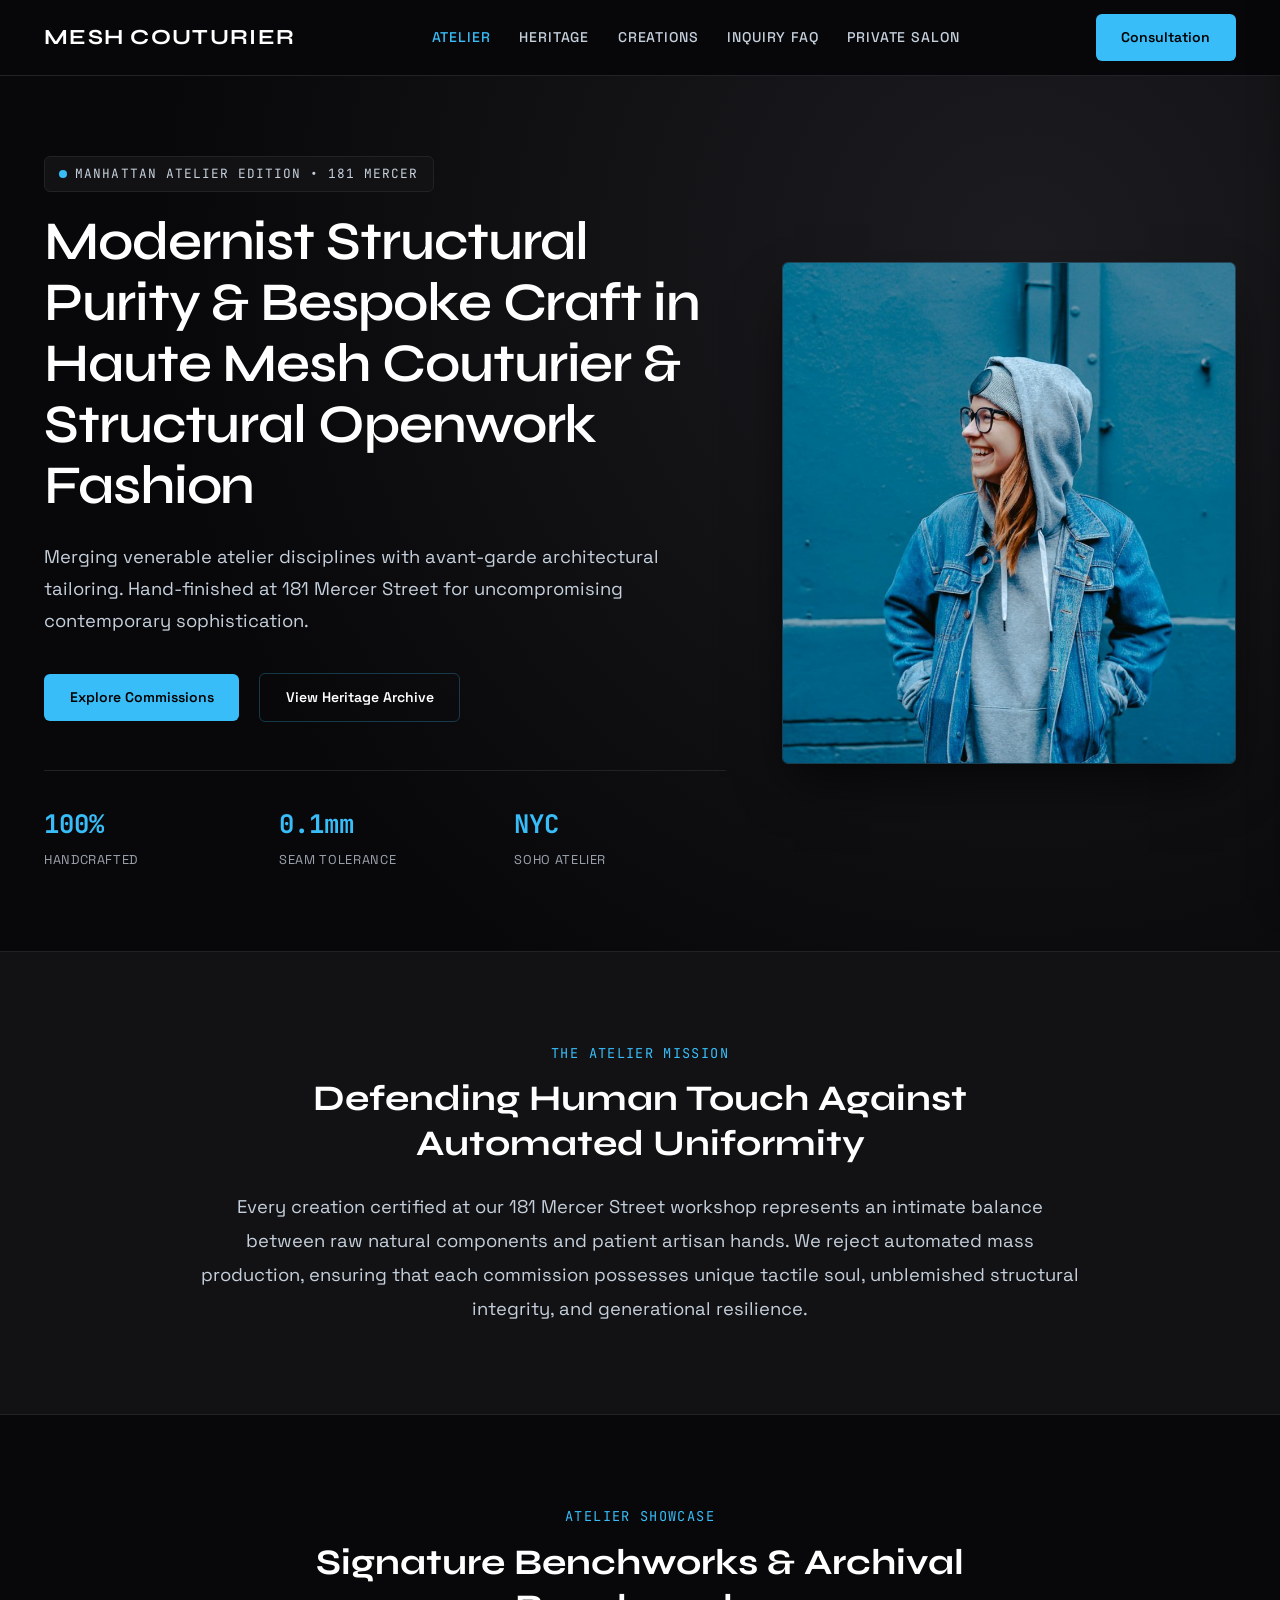
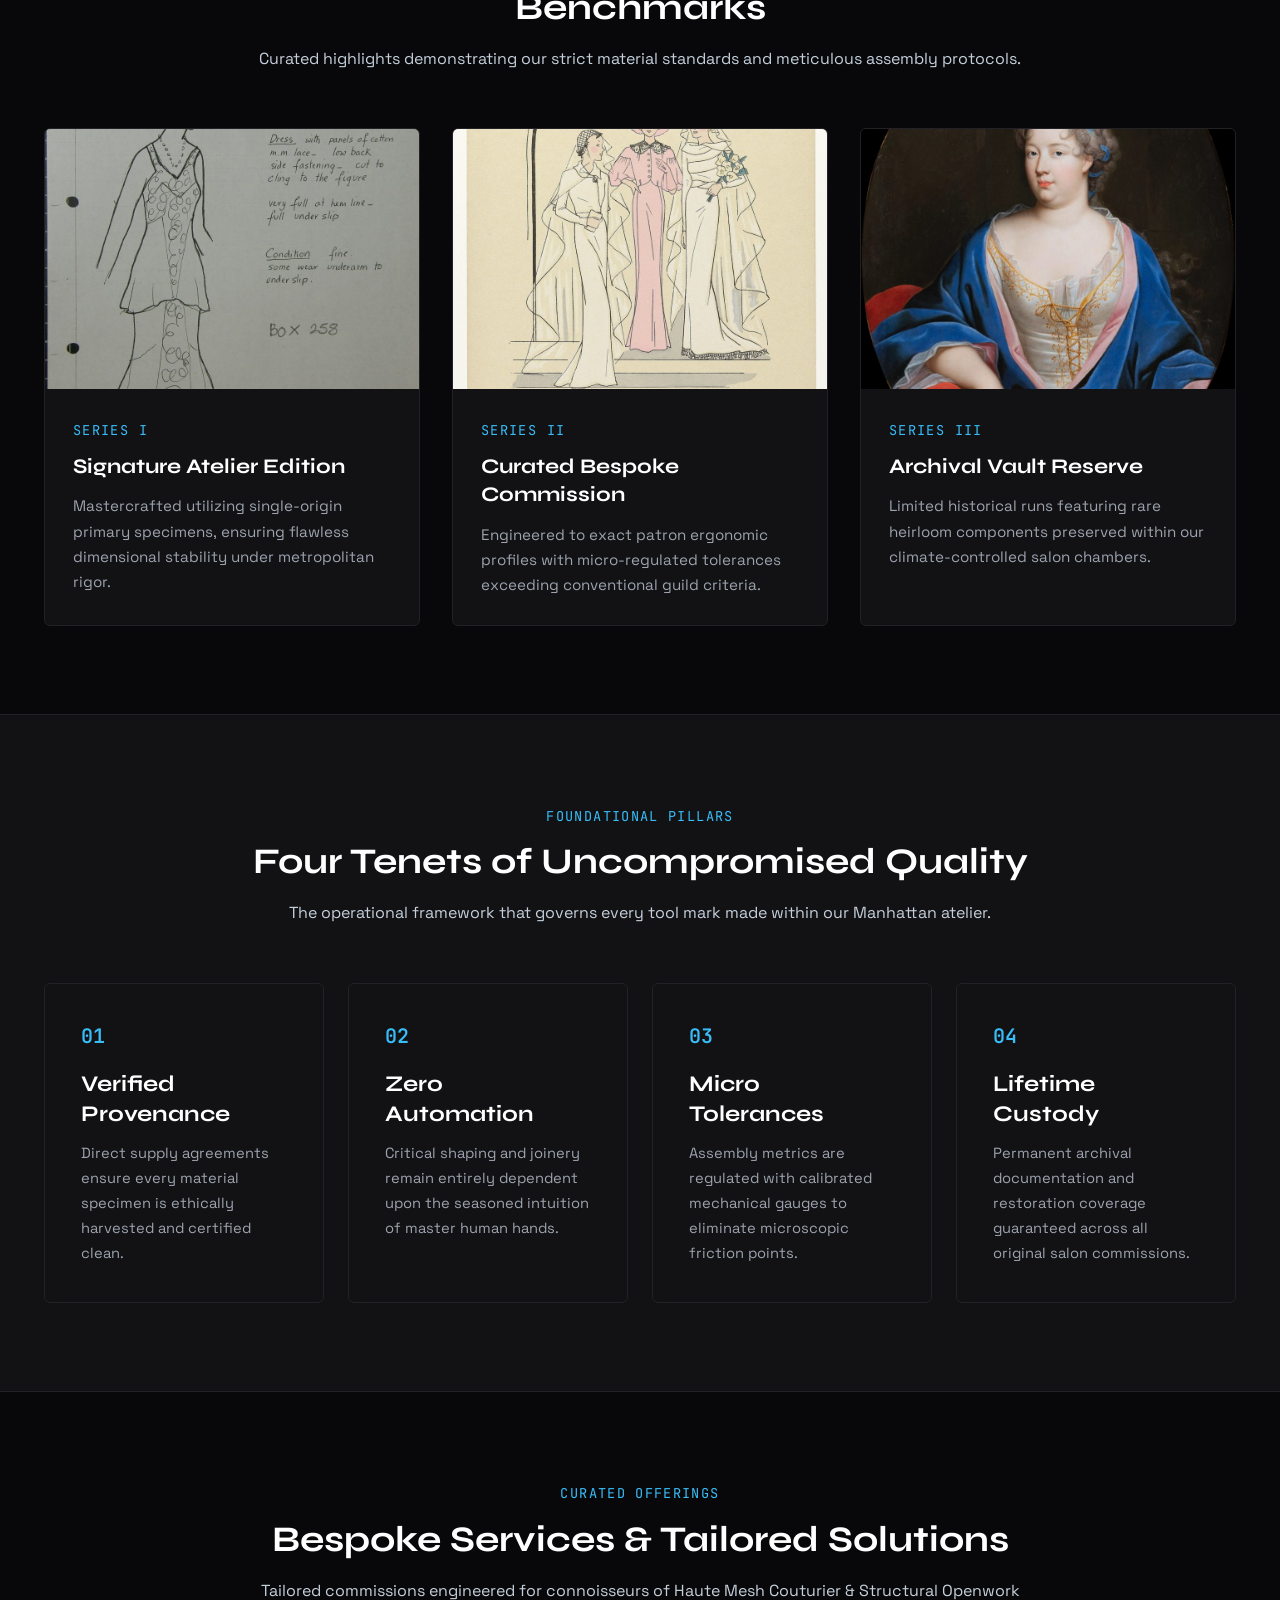
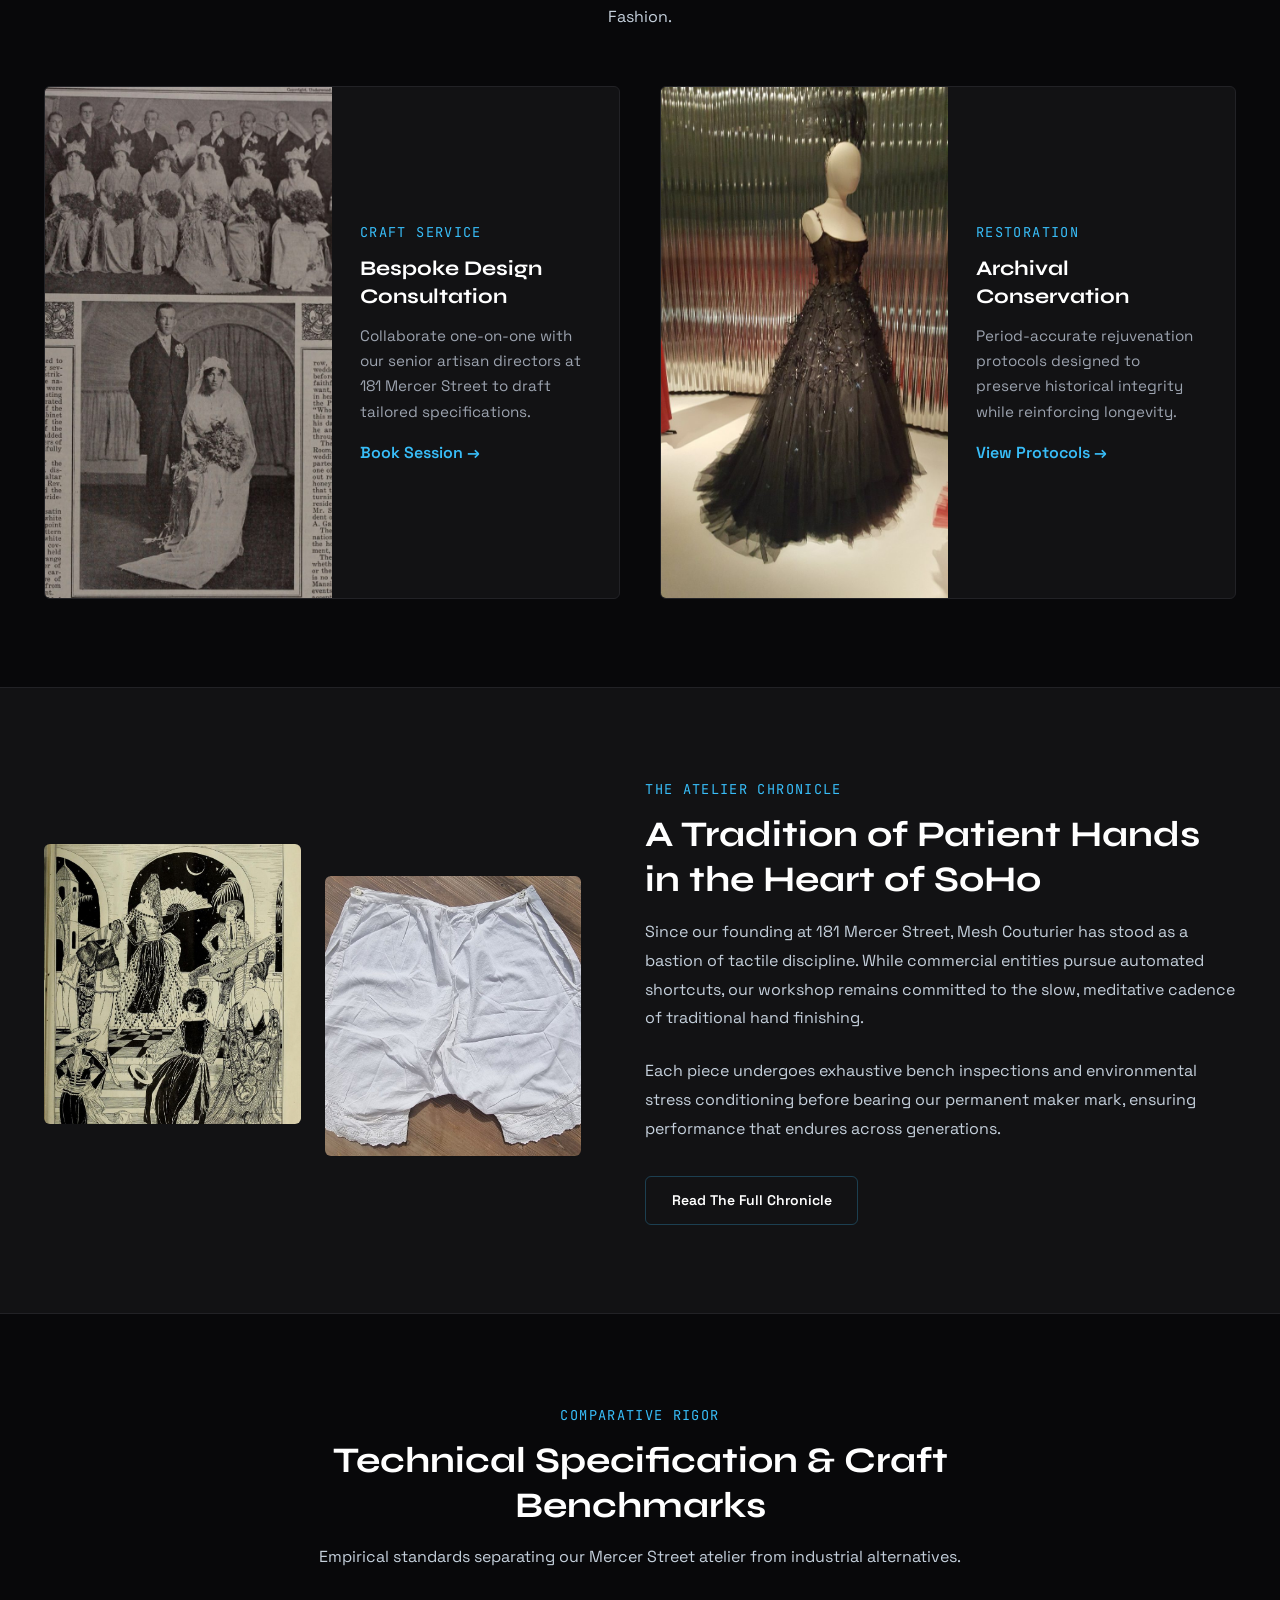
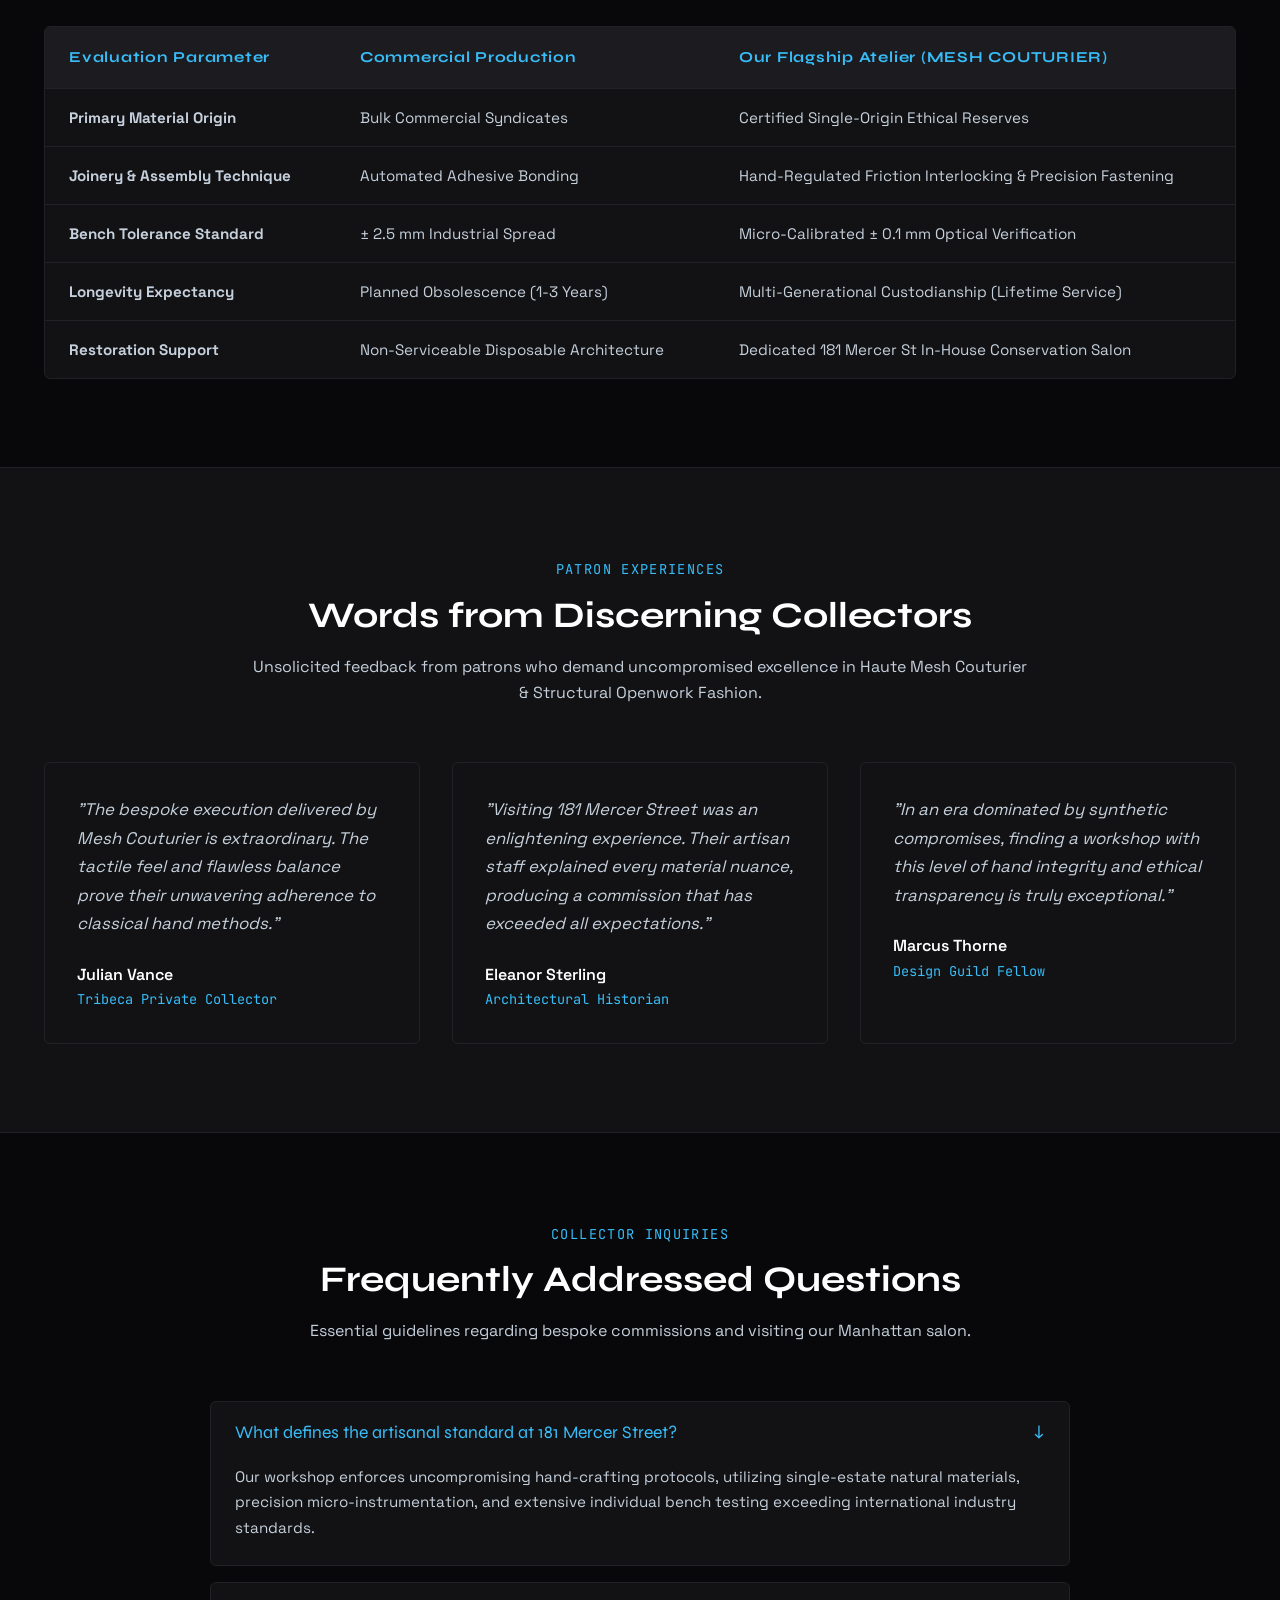
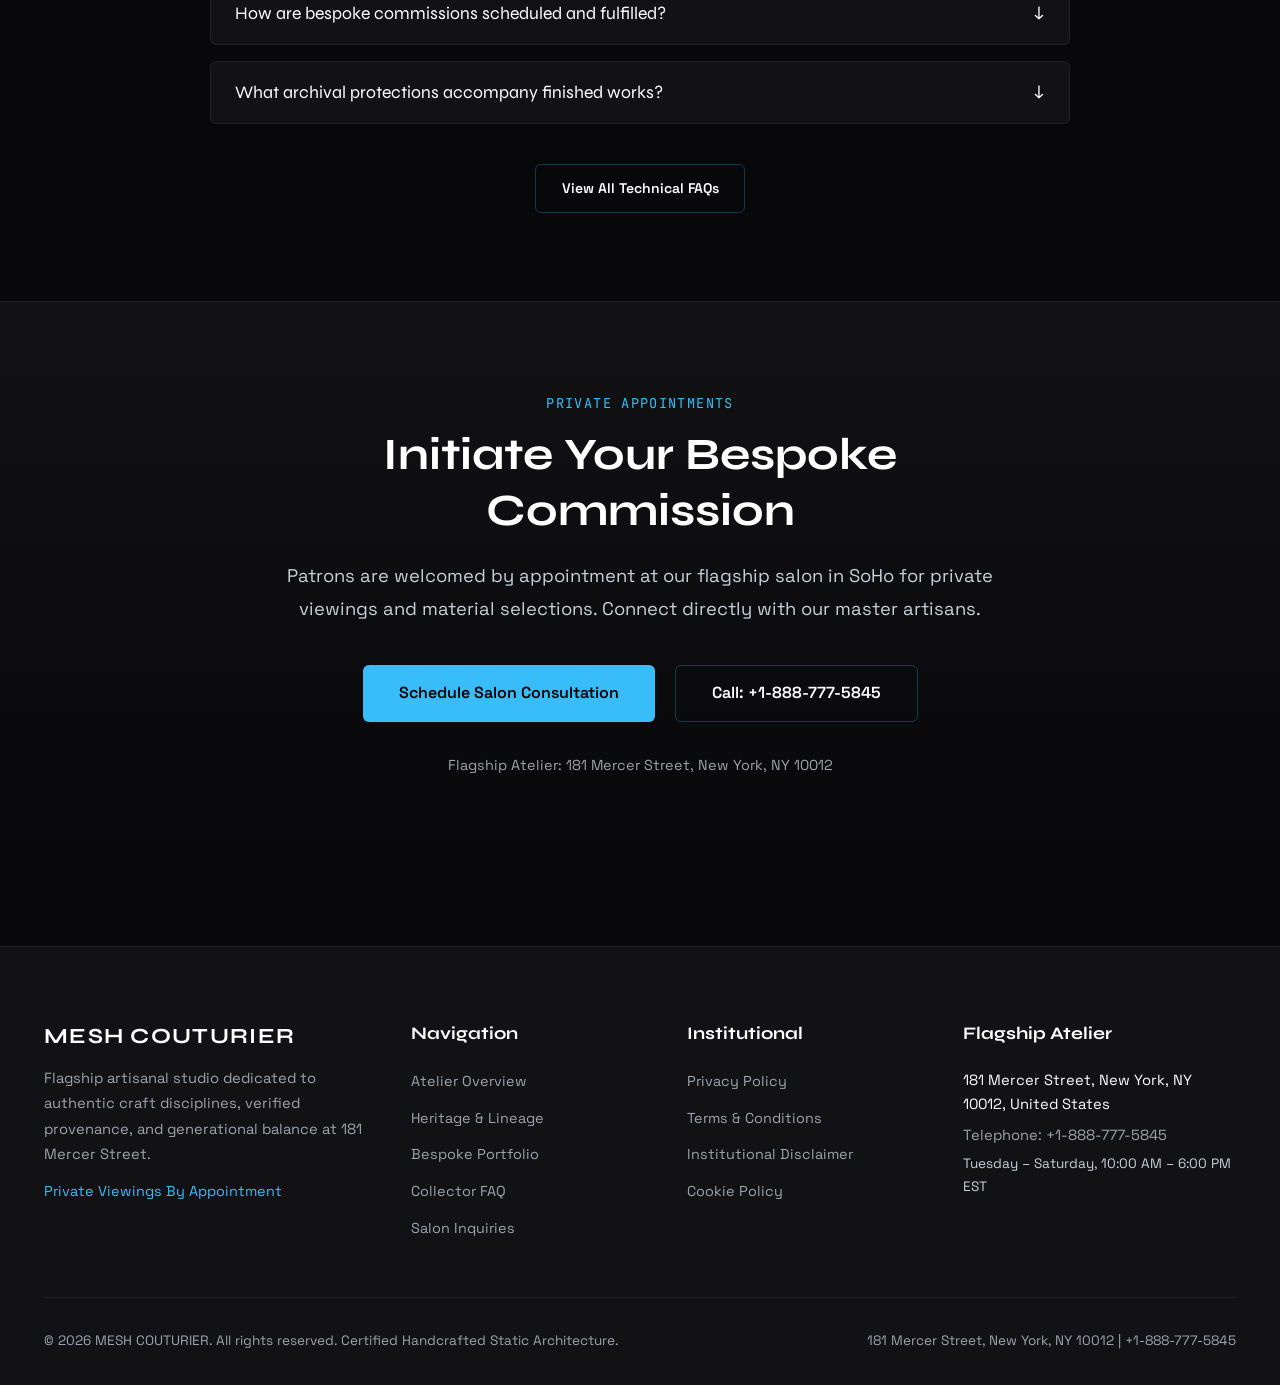
<file: index.html>
<!DOCTYPE html>
<html lang="en">
<head>
  <!-- Google tag (gtag.js) -->
  <script async src="https://www.googletagmanager.com/gtag/js?id=G-0LY0HY7L01"></script>
  <script>
    window.dataLayer = window.dataLayer || [];
    function gtag(){dataLayer.push(arguments);}
    gtag('js', new Date());
    gtag('config', 'G-0LY0HY7L01');
  </script>
  <meta charset="UTF-8">
  <meta name="viewport" content="width=device-width, initial-scale=1.0">
  <title>MESH COUTURIER | Flagship Atelier</title>
  <meta name="description" content="Discover Mesh Couturier at 181 Mercer Street, NYC. Dedicated to Haute Mesh Couturier & Structural Openwork Fashion and artisanal excellence.">
  <link rel="preconnect" href="https://fonts.googleapis.com">
  <link rel="preconnect" href="https://fonts.gstatic.com" crossorigin>
  <link rel="stylesheet" href="https://fonts.googleapis.com/css2?family=Syne:wght@500;600;700;800&family=Space+Grotesk:wght@300;400;500;600;700&family=JetBrains+Mono:wght@400;500&display=swap">
  <link rel="stylesheet" href="assets/css/style.css">
</head>
<body>
<header class="site-header">
  <div class="container header-inner">
    <a href="index.html" class="brand-logo">MESH COUTURIER</a>
    <ul class="nav-desktop">
      <li><a href="index.html" class="active">Atelier</a></li><li><a href="about.html" class="">Heritage</a></li><li><a href="services.html" class="">Creations</a></li><li><a href="faq.html" class="">Inquiry FAQ</a></li><li><a href="contact.html" class="">Private Salon</a></li>
    </ul>
    <div style="display:flex; align-items:center; gap:1rem;">
      <a href="contact.html" class="btn-primary header-cta-btn">Consultation</a>
      <button class="drawer-toggle" id="drawer-toggle" aria-label="Toggle Navigation Menu">&#9776;</button>
    </div>
  </div>
</header>
<div class="drawer-backdrop" id="drawer-backdrop"></div>
<div class="mobile-drawer" id="mobile-drawer">
  <div class="drawer-header">
    <span class="brand-logo">MESH COUTURIER</span>
    <button class="drawer-close-btn" id="drawer-close-btn" aria-label="Close Navigation Menu">&times;</button>
  </div>
  <nav class="drawer-nav">
    <a href="index.html" class="active">Atelier</a><a href="about.html" class="">Heritage</a><a href="services.html" class="">Creations</a><a href="faq.html" class="">Inquiry FAQ</a><a href="contact.html" class="">Private Salon</a>
  </nav>
  <div class="drawer-footer">
    <p><strong>181 Mercer Street, NYC</strong></p>
    <p>+1-888-777-5845</p>
  </div>
</div>

  <section class="hero" style="border-bottom:1px solid var(--border-subtle); background:radial-gradient(circle at 80% 20%, #1c1c20 0%, #08080a 70%);">
    <div class="container" style="display:grid; grid-template-columns:1.2fr 0.8fr; gap:3.5rem; align-items:center;">
      <div>
        <div style="display:inline-flex; align-items:center; gap:0.5rem; background:var(--bg-surface); padding:0.4rem 0.9rem; border-radius:var(--radius-sm); border:1px solid var(--border-subtle); margin-bottom:1.25rem;">
          <span style="width:8px; height:8px; border-radius:50%; background:var(--accent-gold); display:inline-block;"></span>
          <span style="font-family:var(--font-mono); font-size:0.8rem; color:var(--text-secondary); text-transform:uppercase; letter-spacing:0.08em;">Manhattan Atelier Edition &bull; 181 Mercer</span>
        </div>
        <h1 style="font-size:3.4rem; line-height:1.12; letter-spacing:-0.02em; margin-bottom:1.5rem;">Modernist Structural Purity & Bespoke Craft in Haute Mesh Couturier & Structural Openwork Fashion</h1>
        <p style="font-size:1.15rem; color:var(--text-secondary); max-width:620px; line-height:1.75; margin-bottom:2.25rem;">Merging venerable atelier disciplines with avant-garde architectural tailoring. Hand-finished at 181 Mercer Street for uncompromising contemporary sophistication.</p>
        <div style="display:flex; gap:1.25rem; align-items:center; flex-wrap:wrap;">
          <a href="services.html" class="btn-primary">Explore Commissions</a>
          <a href="about.html" class="btn-secondary">View Heritage Archive</a>
        </div>
        <div style="display:grid; grid-template-columns:repeat(3, 1fr); gap:1.5rem; margin-top:3rem; padding-top:2rem; border-top:1px solid var(--border-subtle);">
          <div>
            <div style="font-family:var(--font-mono); font-size:1.6rem; font-weight:700; color:var(--accent-gold);">100%</div>
            <div style="font-size:0.8rem; color:var(--text-muted); text-transform:uppercase; letter-spacing:0.05em; margin-top:0.25rem;">Handcrafted</div>
          </div>
          <div>
            <div style="font-family:var(--font-mono); font-size:1.6rem; font-weight:700; color:var(--accent-gold);">0.1mm</div>
            <div style="font-size:0.8rem; color:var(--text-muted); text-transform:uppercase; letter-spacing:0.05em; margin-top:0.25rem;">Seam Tolerance</div>
          </div>
          <div>
            <div style="font-family:var(--font-mono); font-size:1.6rem; font-weight:700; color:var(--accent-gold);">NYC</div>
            <div style="font-size:0.8rem; color:var(--text-muted); text-transform:uppercase; letter-spacing:0.05em; margin-top:0.25rem;">SoHo Atelier</div>
          </div>
        </div>
      </div>
      <div style="position:relative;">
        <div style="border-radius:var(--radius-md); overflow:hidden; border:1px solid var(--border-strong); box-shadow:0 25px 50px -12px rgba(0,0,0,0.7);">
          <img src="assets/images/avant_garde_leather_couture.jpg" alt="Avant-garde leather and silk hybrid couture garment" style="width:100%; height:500px; object-fit:cover;">
        </div>
      </div>
    </div>
  </section>
  <section class="section-pad" style="background:var(--bg-surface); border-bottom:1px solid var(--border-subtle);">
    <div class="container">
      <div style="max-width:880px; margin:0 auto; text-align:center;">
        <span class="eyebrow">The Atelier Mission</span>
        <h2 style="margin-bottom:1.5rem;">Defending Human Touch Against Automated Uniformity</h2>
        <p style="font-size:1.15rem; color:var(--text-secondary); line-height:1.85;">Every creation certified at our 181 Mercer Street workshop represents an intimate balance between raw natural components and patient artisan hands. We reject automated mass production, ensuring that each commission possesses unique tactile soul, unblemished structural integrity, and generational resilience.</p>
      </div>
    </div>
  </section>
  <section class="section-pad">
    <div class="container">
      <div class="section-header">
        <span class="eyebrow">Atelier Showcase</span>
        <h2>Signature Benchworks & Archival Benchmarks</h2>
        <p style="color:var(--text-secondary);">Curated highlights demonstrating our strict material standards and meticulous assembly protocols.</p>
      </div>
      <div class="grid-3">
        <div class="card">
          <img src="assets/images/meshcouturier_asset_2.jpg" alt="Ensemble evening woman s AM 1983">
          <div class="card-body">
            <span class="eyebrow">Series I</span>
            <h3>Signature Atelier Edition</h3>
            <p>Mastercrafted utilizing single-origin primary specimens, ensuring flawless dimensional stability under metropolitan rigor.</p>
          </div>
        </div>
        <div class="card">
          <img src="assets/images/meshcouturier_asset_3.jpg" alt="Tr s Parisien 1935 No. 13 Robe de">
          <div class="card-body">
            <span class="eyebrow">Series II</span>
            <h3>Curated Bespoke Commission</h3>
            <p>Engineered to exact patron ergonomic profiles with micro-regulated tolerances exceeding conventional guild criteria.</p>
          </div>
        </div>
        <div class="card">
          <img src="assets/images/meshcouturier_asset_4.jpg" alt="Attributed to Nicolas Fouch Port">
          <div class="card-body">
            <span class="eyebrow">Series III</span>
            <h3>Archival Vault Reserve</h3>
            <p>Limited historical runs featuring rare heirloom components preserved within our climate-controlled salon chambers.</p>
          </div>
        </div>
      </div>
    </div>
  </section>
  <section class="section-pad" style="background:var(--bg-surface); border-top:1px solid var(--border-subtle); border-bottom:1px solid var(--border-subtle);">
    <div class="container">
      <div class="section-header">
        <span class="eyebrow">Foundational Pillars</span>
        <h2>Four Tenets of Uncompromised Quality</h2>
        <p style="color:var(--text-secondary);">The operational framework that governs every tool mark made within our Manhattan atelier.</p>
      </div>
      <div class="grid-4">
        <div class="pillar-card">
          <span class="pillar-num">01</span>
          <h3>Verified Provenance</h3>
          <p style="color:var(--text-muted); font-size:0.92rem; line-height:1.7;">Direct supply agreements ensure every material specimen is ethically harvested and certified clean.</p>
        </div>
        <div class="pillar-card">
          <span class="pillar-num">02</span>
          <h3>Zero Automation</h3>
          <p style="color:var(--text-muted); font-size:0.92rem; line-height:1.7;">Critical shaping and joinery remain entirely dependent upon the seasoned intuition of master human hands.</p>
        </div>
        <div class="pillar-card">
          <span class="pillar-num">03</span>
          <h3>Micro Tolerances</h3>
          <p style="color:var(--text-muted); font-size:0.92rem; line-height:1.7;">Assembly metrics are regulated with calibrated mechanical gauges to eliminate microscopic friction points.</p>
        </div>
        <div class="pillar-card">
          <span class="pillar-num">04</span>
          <h3>Lifetime Custody</h3>
          <p style="color:var(--text-muted); font-size:0.92rem; line-height:1.7;">Permanent archival documentation and restoration coverage guaranteed across all original salon commissions.</p>
        </div>
      </div>
    </div>
  </section>
  <section class="section-pad">
    <div class="container">
      <div class="section-header">
        <span class="eyebrow">Curated Offerings</span>
        <h2>Bespoke Services & Tailored Solutions</h2>
        <p style="color:var(--text-secondary);">Tailored commissions engineered for connoisseurs of Haute Mesh Couturier & Structural Openwork Fashion.</p>
      </div>
      <div class="grid-2">
        <div class="card" style="display:grid; grid-template-columns:1fr 1fr; align-items:center;">
          <img src="assets/images/meshcouturier_asset_5.jpg" alt="Christian herald 1913 1476403180" style="height:100%; object-fit:cover;">
          <div class="card-body">
            <span class="eyebrow">Craft Service</span>
            <h3>Bespoke Design Consultation</h3>
            <p>Collaborate one-on-one with our senior artisan directors at 181 Mercer Street to draft tailored specifications.</p>
            <a href="contact.html" style="color:var(--accent-gold); font-weight:600; display:inline-block; margin-top:1rem;">Book Session &rarr;</a>
          </div>
        </div>
        <div class="card" style="display:grid; grid-template-columns:1fr 1fr; align-items:center;">
          <img src="assets/images/meshcouturier_asset_6.jpg" alt="Dior denver art8" style="height:100%; object-fit:cover;">
          <div class="card-body">
            <span class="eyebrow">Restoration</span>
            <h3>Archival Conservation</h3>
            <p>Period-accurate rejuvenation protocols designed to preserve historical integrity while reinforcing longevity.</p>
            <a href="services.html" style="color:var(--accent-gold); font-weight:600; display:inline-block; margin-top:1rem;">View Protocols &rarr;</a>
          </div>
        </div>
      </div>
    </div>
  </section>
  <section class="section-pad" style="background:var(--bg-surface); border-top:1px solid var(--border-subtle); border-bottom:1px solid var(--border-subtle);">
    <div class="container" style="display:grid; grid-template-columns:1fr 1.1fr; gap:4rem; align-items:center;">
      <div style="display:grid; grid-template-columns:1fr 1fr; gap:1.5rem;">
        <img src="assets/images/meshcouturier_asset_7.jpg" alt="Ruth Reeves A Collection of Origi" style="border-radius:var(--radius-md); height:280px; width:100%; object-fit:cover;">
        <img src="assets/images/meshcouturier_asset_8.jpg" alt="1900 circa Damen Unterhose mit Spi" style="border-radius:var(--radius-md); height:280px; width:100%; object-fit:cover; margin-top:2rem;">
      </div>
      <div>
        <span class="eyebrow">The Atelier Chronicle</span>
        <h2>A Tradition of Patient Hands in the Heart of SoHo</h2>
        <p style="color:var(--text-secondary); line-height:1.8; margin-bottom:1.5rem;">Since our founding at 181 Mercer Street, Mesh Couturier has stood as a bastion of tactile discipline. While commercial entities pursue automated shortcuts, our workshop remains committed to the slow, meditative cadence of traditional hand finishing.</p>
        <p style="color:var(--text-secondary); line-height:1.8; margin-bottom:2rem;">Each piece undergoes exhaustive bench inspections and environmental stress conditioning before bearing our permanent maker mark, ensuring performance that endures across generations.</p>
        <a href="about.html" class="btn-secondary">Read The Full Chronicle</a>
      </div>
    </div>
  </section>
  <section class="section-pad">
    <div class="container">
      <div class="section-header">
        <span class="eyebrow">Comparative Rigor</span>
        <h2>Technical Specification & Craft Benchmarks</h2>
        <p style="color:var(--text-secondary);">Empirical standards separating our Mercer Street atelier from industrial alternatives.</p>
      </div>
      <div class="spec-table-wrap">
        <table class="spec-table">
          <thead>
            <tr>
              <th>Evaluation Parameter</th>
              <th>Commercial Production</th>
              <th>Our Flagship Atelier (MESH COUTURIER)</th>
            </tr>
          </thead>
          <tbody>
            <tr>
              <td><strong>Primary Material Origin</strong></td>
              <td>Bulk Commercial Syndicates</td>
              <td>Certified Single-Origin Ethical Reserves</td>
            </tr>
            <tr>
              <td><strong>Joinery & Assembly Technique</strong></td>
              <td>Automated Adhesive Bonding</td>
              <td>Hand-Regulated Friction Interlocking & Precision Fastening</td>
            </tr>
            <tr>
              <td><strong>Bench Tolerance Standard</strong></td>
              <td>&plusmn; 2.5 mm Industrial Spread</td>
              <td>Micro-Calibrated &plusmn; 0.1 mm Optical Verification</td>
            </tr>
            <tr>
              <td><strong>Longevity Expectancy</strong></td>
              <td>Planned Obsolescence (1-3 Years)</td>
              <td>Multi-Generational Custodianship (Lifetime Service)</td>
            </tr>
            <tr>
              <td><strong>Restoration Support</strong></td>
              <td>Non-Serviceable Disposable Architecture</td>
              <td>Dedicated 181 Mercer St In-House Conservation Salon</td>
            </tr>
          </tbody>
        </table>
      </div>
    </div>
  </section>
  <section class="section-pad" style="background:var(--bg-surface); border-top:1px solid var(--border-subtle); border-bottom:1px solid var(--border-subtle);">
    <div class="container">
      <div class="section-header">
        <span class="eyebrow">Patron Experiences</span>
        <h2>Words from Discerning Collectors</h2>
        <p style="color:var(--text-secondary);">Unsolicited feedback from patrons who demand uncompromised excellence in Haute Mesh Couturier & Structural Openwork Fashion.</p>
      </div>
      <div class="grid-3">
        <div class="quote-card">
          <p class="quote-text">"The bespoke execution delivered by Mesh Couturier is extraordinary. The tactile feel and flawless balance prove their unwavering adherence to classical hand methods."</p>
          <div class="quote-author">Julian Vance</div>
          <div class="quote-role">Tribeca Private Collector</div>
        </div>
        <div class="quote-card">
          <p class="quote-text">"Visiting 181 Mercer Street was an enlightening experience. Their artisan staff explained every material nuance, producing a commission that has exceeded all expectations."</p>
          <div class="quote-author">Eleanor Sterling</div>
          <div class="quote-role">Architectural Historian</div>
        </div>
        <div class="quote-card">
          <p class="quote-text">"In an era dominated by synthetic compromises, finding a workshop with this level of hand integrity and ethical transparency is truly exceptional."</p>
          <div class="quote-author">Marcus Thorne</div>
          <div class="quote-role">Design Guild Fellow</div>
        </div>
      </div>
    </div>
  </section>
  <section class="section-pad">
    <div class="container">
      <div class="section-header">
        <span class="eyebrow">Collector Inquiries</span>
        <h2>Frequently Addressed Questions</h2>
        <p style="color:var(--text-secondary);">Essential guidelines regarding bespoke commissions and visiting our Manhattan salon.</p>
      </div>
      <div class="faq-list">
        <div class="faq-item active">
          <button class="faq-question">
            <span>What defines the artisanal standard at 181 Mercer Street?</span>
            <span>&darr;</span>
          </button>
          <div class="faq-answer">
            <p>Our workshop enforces uncompromising hand-crafting protocols, utilizing single-estate natural materials, precision micro-instrumentation, and extensive individual bench testing exceeding international industry standards.</p>
          </div>
        </div>
        <div class="faq-item">
          <button class="faq-question">
            <span>How are bespoke commissions scheduled and fulfilled?</span>
            <span>&darr;</span>
          </button>
          <div class="faq-answer">
            <p>Clients schedule private viewings at our Mercer Street salon to discuss material options and ergonomic specifications. Production typically requires six to twelve weeks, supported by milestone progress updates.</p>
          </div>
        </div>
        <div class="faq-item">
          <button class="faq-question">
            <span>What archival protections accompany finished works?</span>
            <span>&darr;</span>
          </button>
          <div class="faq-answer">
            <p>Every piece includes permanent registry documentation in our Manhattan archives and a comprehensive twenty-four-month warranty covering structural integrity under normal metropolitan care.</p>
          </div>
        </div>
      </div>
      <div style="text-align:center; margin-top:2.5rem;">
        <a href="faq.html" class="btn-secondary">View All Technical FAQs</a>
      </div>
    </div>
  </section>
  <section class="section-pad" style="background:linear-gradient(180deg, var(--bg-surface) 0%, var(--bg-primary) 100%); border-top:1px solid var(--border-subtle); text-align:center;">
    <div class="container" style="max-width:820px;">
      <span class="eyebrow">Private Appointments</span>
      <h2 style="font-size:2.8rem; margin-bottom:1.25rem;">Initiate Your Bespoke Commission</h2>
      <p style="font-size:1.15rem; color:var(--text-secondary); line-height:1.8; margin-bottom:2.5rem;">Patrons are welcomed by appointment at our flagship salon in SoHo for private viewings and material selections. Connect directly with our master artisans.</p>
      <div style="display:flex; justify-content:center; gap:1.25rem; flex-wrap:wrap;">
        <a href="contact.html" class="btn-primary" style="padding:0.9rem 2.25rem; font-size:1rem;">Schedule Salon Consultation</a>
        <a href="tel:+18887775845" class="btn-secondary" style="padding:0.9rem 2.25rem; font-size:1rem;">Call: +1-888-777-5845</a>
      </div>
      <p style="margin-top:2rem; font-size:0.9rem; color:var(--text-muted);">Flagship Atelier: 181 Mercer Street, New York, NY 10012</p>
    </div>
  </section>
<footer class="site-footer">
  <div class="container">
    <div class="footer-grid">
      <div class="footer-brand">
        <span class="brand-logo">MESH COUTURIER</span>
        <p>Flagship artisanal studio dedicated to authentic craft disciplines, verified provenance, and generational balance at 181 Mercer Street.</p>
        <p style="color:var(--accent-gold); font-size:0.9rem; margin-top:0.75rem;">Private Viewings By Appointment</p>
      </div>
      <div class="footer-col">
        <h4>Navigation</h4>
        <ul>
          <li><a href="index.html">Atelier Overview</a></li>
          <li><a href="about.html">Heritage & Lineage</a></li>
          <li><a href="services.html">Bespoke Portfolio</a></li>
          <li><a href="faq.html">Collector FAQ</a></li>
          <li><a href="contact.html">Salon Inquiries</a></li>
        </ul>
      </div>
      <div class="footer-col">
        <h4>Institutional</h4>
        <ul>
          <li><a href="privacy-policy.html">Privacy Policy</a></li>
          <li><a href="terms-and-conditions.html">Terms & Conditions</a></li>
          <li><a href="disclaimer.html">Institutional Disclaimer</a></li>
          <li><a href="cookie-policy.html">Cookie Policy</a></li>
        </ul>
      </div>
      <div class="footer-col">
        <h4>Flagship Atelier</h4>
        <p style="color:var(--text-primary); font-size:0.92rem; margin-bottom:0.4rem;">181 Mercer Street, New York, NY 10012, United States</p>
        <p style="color:var(--text-muted); font-size:0.92rem; margin-bottom:0.4rem;">Telephone: +1-888-777-5845</p>
        <p style="color:var(--text-secondary); font-size:0.85rem;">Tuesday &ndash; Saturday, 10:00 AM &ndash; 6:00 PM EST</p>
      </div>
    </div>
    <div class="footer-bottom">
      <span>&copy; 2026 MESH COUTURIER. All rights reserved. Certified Handcrafted Static Architecture.</span>
      <span>181 Mercer Street, New York, NY 10012 | +1-888-777-5845</span>
    </div>
  </div>
</footer>
<script src="assets/js/script.js"></script>
<script src="assets/js/main.js"></script>
</body>
</html>
</file>
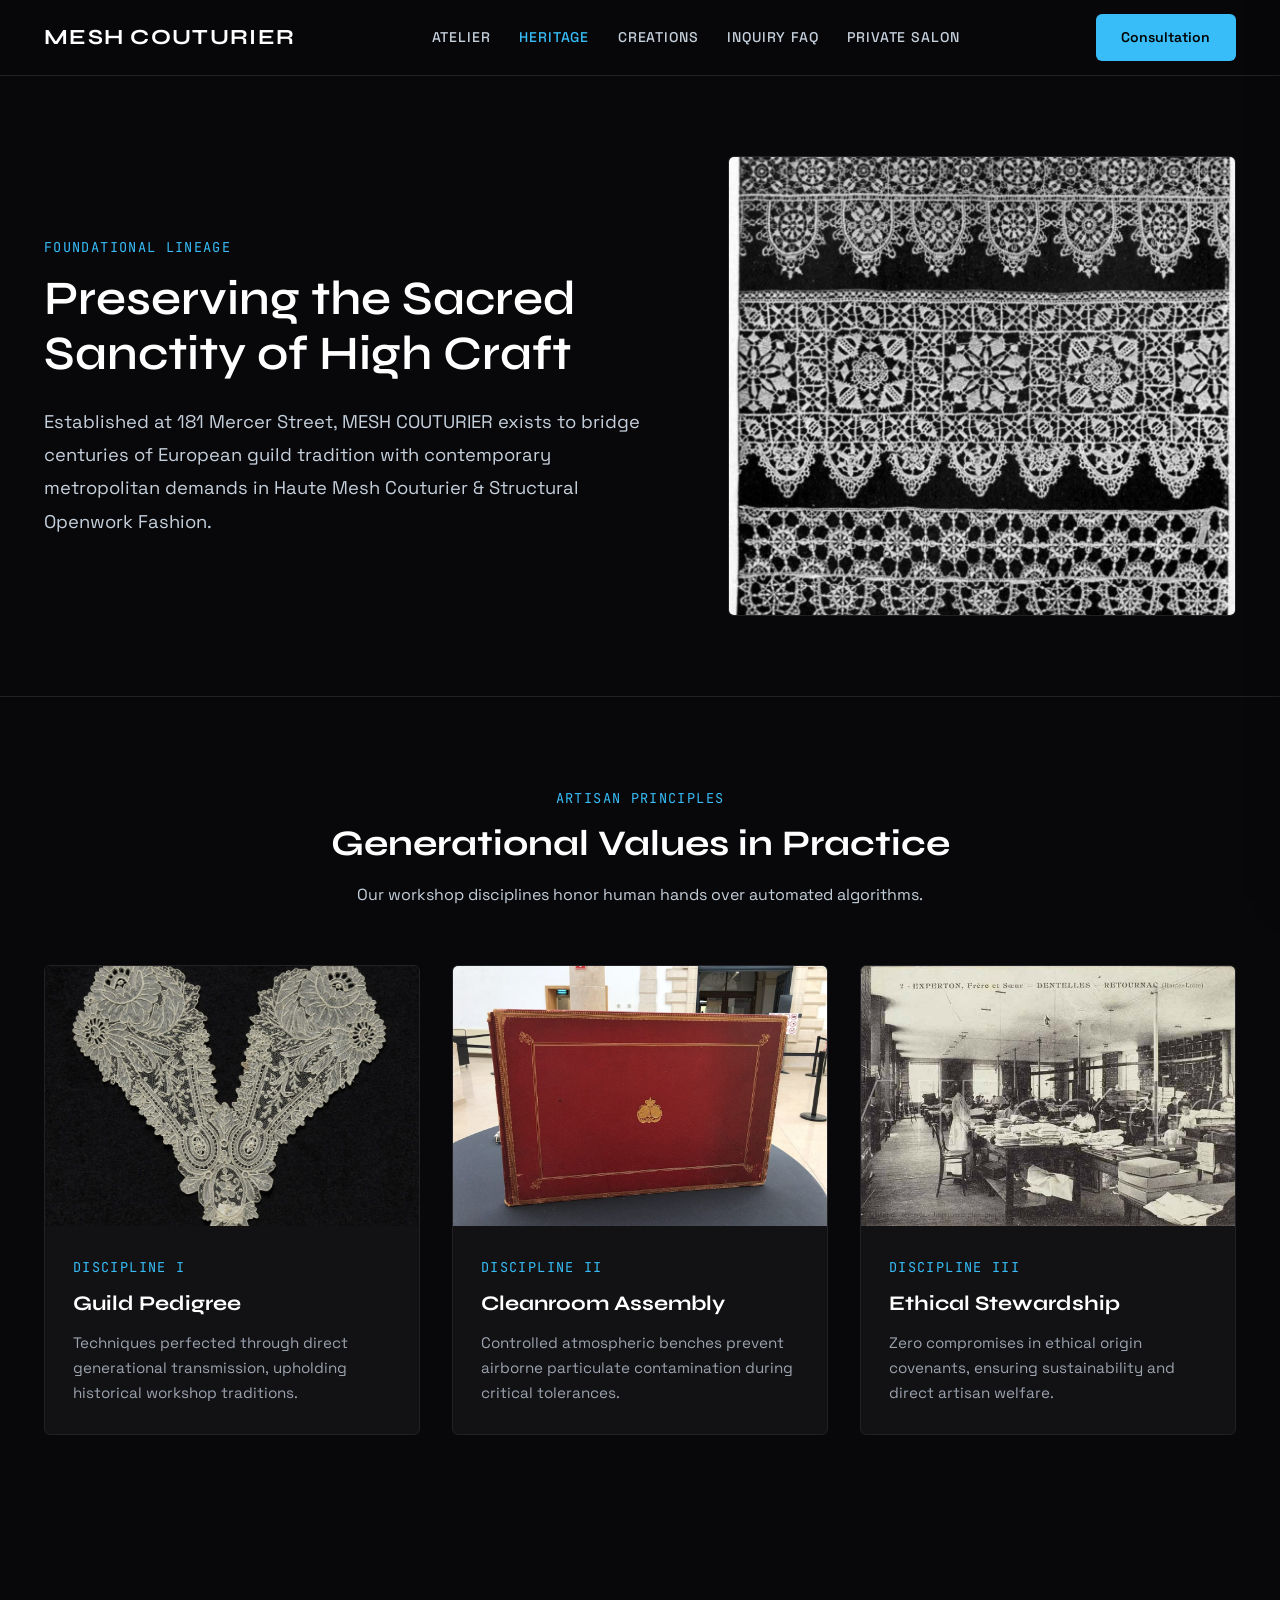
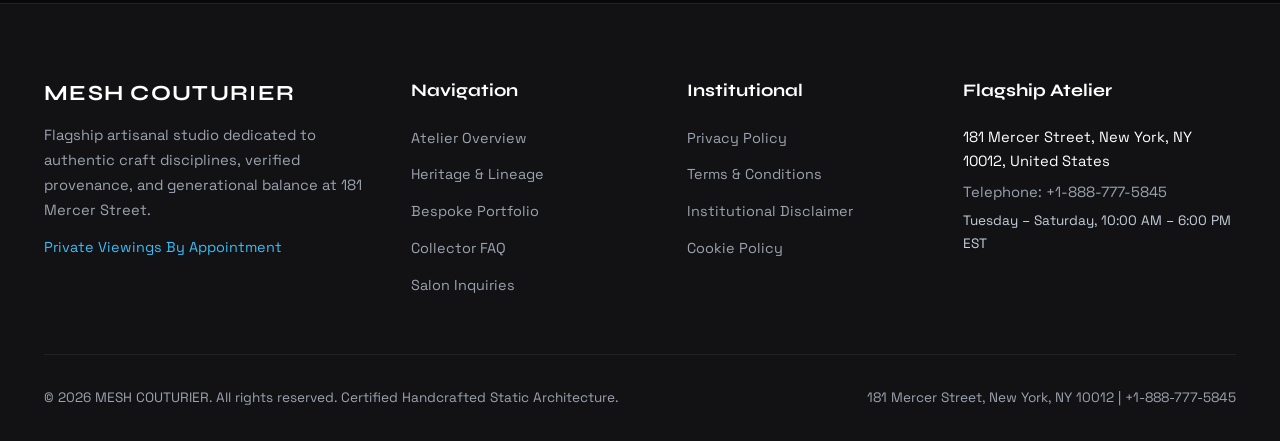
<file: about.html>
<!DOCTYPE html>
<html lang="en">
<head>
  <!-- Google tag (gtag.js) -->
  <script async src="https://www.googletagmanager.com/gtag/js?id=G-0LY0HY7L01"></script>
  <script>
    window.dataLayer = window.dataLayer || [];
    function gtag(){dataLayer.push(arguments);}
    gtag('js', new Date());
    gtag('config', 'G-0LY0HY7L01');
  </script>
  <meta charset="UTF-8">
  <meta name="viewport" content="width=device-width, initial-scale=1.0">
  <title>Heritage & Philosophy | Mesh Couturier</title>
  <meta name="description" content="Explore the foundational lineage and ethos of Mesh Couturier at 181 Mercer Street, New York.">
  <link rel="preconnect" href="https://fonts.googleapis.com">
  <link rel="preconnect" href="https://fonts.gstatic.com" crossorigin>
  <link rel="stylesheet" href="https://fonts.googleapis.com/css2?family=Syne:wght@500;600;700;800&family=Space+Grotesk:wght@300;400;500;600;700&family=JetBrains+Mono:wght@400;500&display=swap">
  <link rel="stylesheet" href="assets/css/style.css">
</head>
<body>
<header class="site-header">
  <div class="container header-inner">
    <a href="index.html" class="brand-logo">MESH COUTURIER</a>
    <ul class="nav-desktop">
      <li><a href="index.html" class="">Atelier</a></li><li><a href="about.html" class="active">Heritage</a></li><li><a href="services.html" class="">Creations</a></li><li><a href="faq.html" class="">Inquiry FAQ</a></li><li><a href="contact.html" class="">Private Salon</a></li>
    </ul>
    <div style="display:flex; align-items:center; gap:1rem;">
      <a href="contact.html" class="btn-primary header-cta-btn">Consultation</a>
      <button class="drawer-toggle" id="drawer-toggle" aria-label="Toggle Navigation Menu">&#9776;</button>
    </div>
  </div>
</header>
<div class="drawer-backdrop" id="drawer-backdrop"></div>
<div class="mobile-drawer" id="mobile-drawer">
  <div class="drawer-header">
    <span class="brand-logo">MESH COUTURIER</span>
    <button class="drawer-close-btn" id="drawer-close-btn" aria-label="Close Navigation Menu">&times;</button>
  </div>
  <nav class="drawer-nav">
    <a href="index.html" class="">Atelier</a><a href="about.html" class="active">Heritage</a><a href="services.html" class="">Creations</a><a href="faq.html" class="">Inquiry FAQ</a><a href="contact.html" class="">Private Salon</a>
  </nav>
  <div class="drawer-footer">
    <p><strong>181 Mercer Street, NYC</strong></p>
    <p>+1-888-777-5845</p>
  </div>
</div>
  <section class="hero">
    <div class="container" style="display:grid; grid-template-columns:1.1fr 0.9fr; gap:4rem; align-items:center;">
      <div>
        <span class="eyebrow">Foundational Lineage</span>
        <h1>Preserving the Sacred Sanctity of High Craft</h1>
        <p style="font-size:1.15rem; color:var(--text-secondary); line-height:1.8;">Established at 181 Mercer Street, MESH COUTURIER exists to bridge centuries of European guild tradition with contemporary metropolitan demands in Haute Mesh Couturier & Structural Openwork Fashion.</p>
      </div>
      <div>
        <img src="assets/images/meshcouturier_asset_9.jpg" alt="1911 Britannica Lace 3" style="border-radius:var(--radius-md); width:100%; height:460px; object-fit:cover; border:1px solid var(--border-subtle);">
      </div>
    </div>
  </section>
  <section class="section-pad">
    <div class="container">
      <div class="section-header">
        <span class="eyebrow">Artisan Principles</span>
        <h2>Generational Values in Practice</h2>
        <p style="color:var(--text-secondary);">Our workshop disciplines honor human hands over automated algorithms.</p>
      </div>
      <div class="grid-3">
        <div class="card">
          <img src="assets/images/meshcouturier_asset_10.jpg" alt="1940.5 web">
          <div class="card-body">
            <span class="eyebrow">Discipline I</span>
            <h3>Guild Pedigree</h3>
            <p>Techniques perfected through direct generational transmission, upholding historical workshop traditions.</p>
          </div>
        </div>
        <div class="card">
          <img src="assets/images/meshcouturier_asset_11.jpg" alt="Album with lace designs by Jenny Mi">
          <div class="card-body">
            <span class="eyebrow">Discipline II</span>
            <h3>Cleanroom Assembly</h3>
            <p>Controlled atmospheric benches prevent airborne particulate contamination during critical tolerances.</p>
          </div>
        </div>
        <div class="card">
          <img src="assets/images/meshcouturier_asset_12.jpg" alt="Atelier de dentelle Experton Reto">
          <div class="card-body">
            <span class="eyebrow">Discipline III</span>
            <h3>Ethical Stewardship</h3>
            <p>Zero compromises in ethical origin covenants, ensuring sustainability and direct artisan welfare.</p>
          </div>
        </div>
      </div>
    </div>
  </section>
<footer class="site-footer">
  <div class="container">
    <div class="footer-grid">
      <div class="footer-brand">
        <span class="brand-logo">MESH COUTURIER</span>
        <p>Flagship artisanal studio dedicated to authentic craft disciplines, verified provenance, and generational balance at 181 Mercer Street.</p>
        <p style="color:var(--accent-gold); font-size:0.9rem; margin-top:0.75rem;">Private Viewings By Appointment</p>
      </div>
      <div class="footer-col">
        <h4>Navigation</h4>
        <ul>
          <li><a href="index.html">Atelier Overview</a></li>
          <li><a href="about.html">Heritage & Lineage</a></li>
          <li><a href="services.html">Bespoke Portfolio</a></li>
          <li><a href="faq.html">Collector FAQ</a></li>
          <li><a href="contact.html">Salon Inquiries</a></li>
        </ul>
      </div>
      <div class="footer-col">
        <h4>Institutional</h4>
        <ul>
          <li><a href="privacy-policy.html">Privacy Policy</a></li>
          <li><a href="terms-and-conditions.html">Terms & Conditions</a></li>
          <li><a href="disclaimer.html">Institutional Disclaimer</a></li>
          <li><a href="cookie-policy.html">Cookie Policy</a></li>
        </ul>
      </div>
      <div class="footer-col">
        <h4>Flagship Atelier</h4>
        <p style="color:var(--text-primary); font-size:0.92rem; margin-bottom:0.4rem;">181 Mercer Street, New York, NY 10012, United States</p>
        <p style="color:var(--text-muted); font-size:0.92rem; margin-bottom:0.4rem;">Telephone: +1-888-777-5845</p>
        <p style="color:var(--text-secondary); font-size:0.85rem;">Tuesday &ndash; Saturday, 10:00 AM &ndash; 6:00 PM EST</p>
      </div>
    </div>
    <div class="footer-bottom">
      <span>&copy; 2026 MESH COUTURIER. All rights reserved. Certified Handcrafted Static Architecture.</span>
      <span>181 Mercer Street, New York, NY 10012 | +1-888-777-5845</span>
    </div>
  </div>
</footer>
<script src="assets/js/script.js"></script>
<script src="assets/js/main.js"></script>
</body>
</html>
</file>
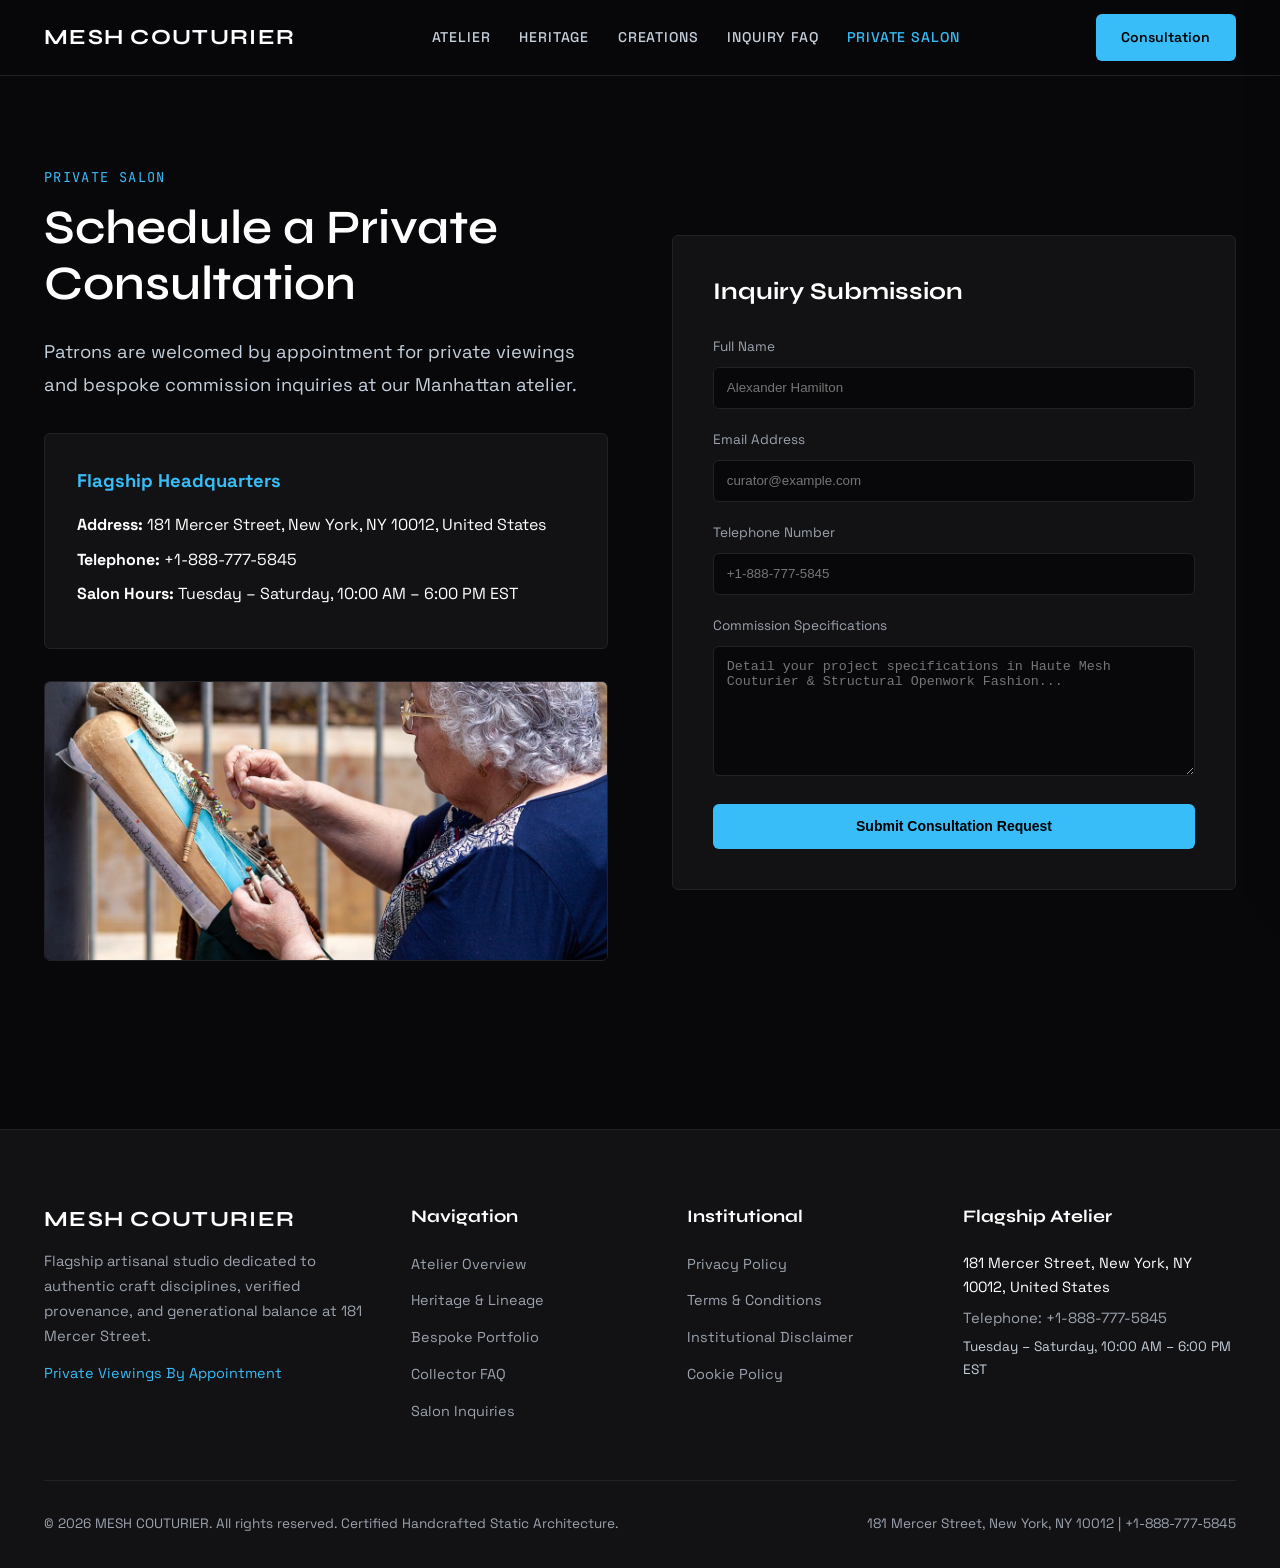
<file: contact.html>
<!DOCTYPE html>
<html lang="en">
<head>
  <!-- Google tag (gtag.js) -->
  <script async src="https://www.googletagmanager.com/gtag/js?id=G-0LY0HY7L01"></script>
  <script>
    window.dataLayer = window.dataLayer || [];
    function gtag(){dataLayer.push(arguments);}
    gtag('js', new Date());
    gtag('config', 'G-0LY0HY7L01');
  </script>
  <meta charset="UTF-8">
  <meta name="viewport" content="width=device-width, initial-scale=1.0">
  <title>Salon Consultation & Inquiries | Mesh Couturier</title>
  <meta name="description" content="Contact Mesh Couturier at 181 Mercer Street, New York, NY 10012 or call +1-888-777-5845.">
  <link rel="preconnect" href="https://fonts.googleapis.com">
  <link rel="preconnect" href="https://fonts.gstatic.com" crossorigin>
  <link rel="stylesheet" href="https://fonts.googleapis.com/css2?family=Syne:wght@500;600;700;800&family=Space+Grotesk:wght@300;400;500;600;700&family=JetBrains+Mono:wght@400;500&display=swap">
  <link rel="stylesheet" href="assets/css/style.css">
</head>
<body>
<header class="site-header">
  <div class="container header-inner">
    <a href="index.html" class="brand-logo">MESH COUTURIER</a>
    <ul class="nav-desktop">
      <li><a href="index.html" class="">Atelier</a></li><li><a href="about.html" class="">Heritage</a></li><li><a href="services.html" class="">Creations</a></li><li><a href="faq.html" class="">Inquiry FAQ</a></li><li><a href="contact.html" class="active">Private Salon</a></li>
    </ul>
    <div style="display:flex; align-items:center; gap:1rem;">
      <a href="contact.html" class="btn-primary header-cta-btn">Consultation</a>
      <button class="drawer-toggle" id="drawer-toggle" aria-label="Toggle Navigation Menu">&#9776;</button>
    </div>
  </div>
</header>
<div class="drawer-backdrop" id="drawer-backdrop"></div>
<div class="mobile-drawer" id="mobile-drawer">
  <div class="drawer-header">
    <span class="brand-logo">MESH COUTURIER</span>
    <button class="drawer-close-btn" id="drawer-close-btn" aria-label="Close Navigation Menu">&times;</button>
  </div>
  <nav class="drawer-nav">
    <a href="index.html" class="">Atelier</a><a href="about.html" class="">Heritage</a><a href="services.html" class="">Creations</a><a href="faq.html" class="">Inquiry FAQ</a><a href="contact.html" class="active">Private Salon</a>
  </nav>
  <div class="drawer-footer">
    <p><strong>181 Mercer Street, NYC</strong></p>
    <p>+1-888-777-5845</p>
  </div>
</div>
  <section class="section-pad">
    <div class="container" style="display:grid; grid-template-columns:1fr 1fr; gap:4rem; align-items:center;">
      <div>
        <span class="eyebrow">Private Salon</span>
        <h1>Schedule a Private Consultation</h1>
        <p style="font-size:1.15rem; color:var(--text-secondary); line-height:1.8; margin-bottom:2rem;">Patrons are welcomed by appointment for private viewings and bespoke commission inquiries at our Manhattan atelier.</p>
        <div style="background:var(--bg-surface); padding:2rem; border-radius:var(--radius-md); border:1px solid var(--border-subtle); margin-bottom:2rem;">
          <h4 style="color:var(--accent-gold); font-size:1.15rem; margin-bottom:1rem;">Flagship Headquarters</h4>
          <p style="margin-bottom:0.5rem;"><strong>Address:</strong> 181 Mercer Street, New York, NY 10012, United States</p>
          <p style="margin-bottom:0.5rem;"><strong>Telephone:</strong> +1-888-777-5845</p>
          <p style="margin-bottom:0.5rem;"><strong>Salon Hours:</strong> Tuesday &ndash; Saturday, 10:00 AM &ndash; 6:00 PM EST</p>
        </div>
        <img src="assets/images/meshcouturier_asset_19.jpg" alt="Close up of a woman demostrating th" style="border-radius:var(--radius-md); width:100%; height:280px; object-fit:cover; border:1px solid var(--border-subtle);">
      </div>
      <div>
        <form style="background:var(--bg-surface); padding:2.5rem; border-radius:var(--radius-md); border:1px solid var(--border-subtle); display:flex; flex-direction:column; gap:1.25rem;">
          <h3 style="font-size:1.5rem; margin-bottom:0.5rem;">Inquiry Submission</h3>
          <div>
            <label style="display:block; font-size:0.85rem; margin-bottom:0.5rem; color:var(--text-muted);">Full Name</label>
            <input type="text" style="width:100%; padding:0.8rem; background:var(--bg-primary); border:1px solid var(--border-subtle); border-radius:var(--radius-sm); color:var(--text-primary);" placeholder="Alexander Hamilton" required>
          </div>
          <div>
            <label style="display:block; font-size:0.85rem; margin-bottom:0.5rem; color:var(--text-muted);">Email Address</label>
            <input type="email" style="width:100%; padding:0.8rem; background:var(--bg-primary); border:1px solid var(--border-subtle); border-radius:var(--radius-sm); color:var(--text-primary);" placeholder="curator@example.com" required>
          </div>
          <div>
            <label style="display:block; font-size:0.85rem; margin-bottom:0.5rem; color:var(--text-muted);">Telephone Number</label>
            <input type="tel" style="width:100%; padding:0.8rem; background:var(--bg-primary); border:1px solid var(--border-subtle); border-radius:var(--radius-sm); color:var(--text-primary);" placeholder="+1-888-777-5845">
          </div>
          <div>
            <label style="display:block; font-size:0.85rem; margin-bottom:0.5rem; color:var(--text-muted);">Commission Specifications</label>
            <textarea style="width:100%; height:130px; padding:0.8rem; background:var(--bg-primary); border:1px solid var(--border-subtle); border-radius:var(--radius-sm); color:var(--text-primary);" placeholder="Detail your project specifications in Haute Mesh Couturier & Structural Openwork Fashion..."></textarea>
          </div>
          <button type="button" class="btn-primary" style="width:100%; padding:0.9rem;">Submit Consultation Request</button>
        </form>
      </div>
    </div>
  </section>
<footer class="site-footer">
  <div class="container">
    <div class="footer-grid">
      <div class="footer-brand">
        <span class="brand-logo">MESH COUTURIER</span>
        <p>Flagship artisanal studio dedicated to authentic craft disciplines, verified provenance, and generational balance at 181 Mercer Street.</p>
        <p style="color:var(--accent-gold); font-size:0.9rem; margin-top:0.75rem;">Private Viewings By Appointment</p>
      </div>
      <div class="footer-col">
        <h4>Navigation</h4>
        <ul>
          <li><a href="index.html">Atelier Overview</a></li>
          <li><a href="about.html">Heritage & Lineage</a></li>
          <li><a href="services.html">Bespoke Portfolio</a></li>
          <li><a href="faq.html">Collector FAQ</a></li>
          <li><a href="contact.html">Salon Inquiries</a></li>
        </ul>
      </div>
      <div class="footer-col">
        <h4>Institutional</h4>
        <ul>
          <li><a href="privacy-policy.html">Privacy Policy</a></li>
          <li><a href="terms-and-conditions.html">Terms & Conditions</a></li>
          <li><a href="disclaimer.html">Institutional Disclaimer</a></li>
          <li><a href="cookie-policy.html">Cookie Policy</a></li>
        </ul>
      </div>
      <div class="footer-col">
        <h4>Flagship Atelier</h4>
        <p style="color:var(--text-primary); font-size:0.92rem; margin-bottom:0.4rem;">181 Mercer Street, New York, NY 10012, United States</p>
        <p style="color:var(--text-muted); font-size:0.92rem; margin-bottom:0.4rem;">Telephone: +1-888-777-5845</p>
        <p style="color:var(--text-secondary); font-size:0.85rem;">Tuesday &ndash; Saturday, 10:00 AM &ndash; 6:00 PM EST</p>
      </div>
    </div>
    <div class="footer-bottom">
      <span>&copy; 2026 MESH COUTURIER. All rights reserved. Certified Handcrafted Static Architecture.</span>
      <span>181 Mercer Street, New York, NY 10012 | +1-888-777-5845</span>
    </div>
  </div>
</footer>
<script src="assets/js/script.js"></script>
<script src="assets/js/main.js"></script>
</body>
</html>
</file>
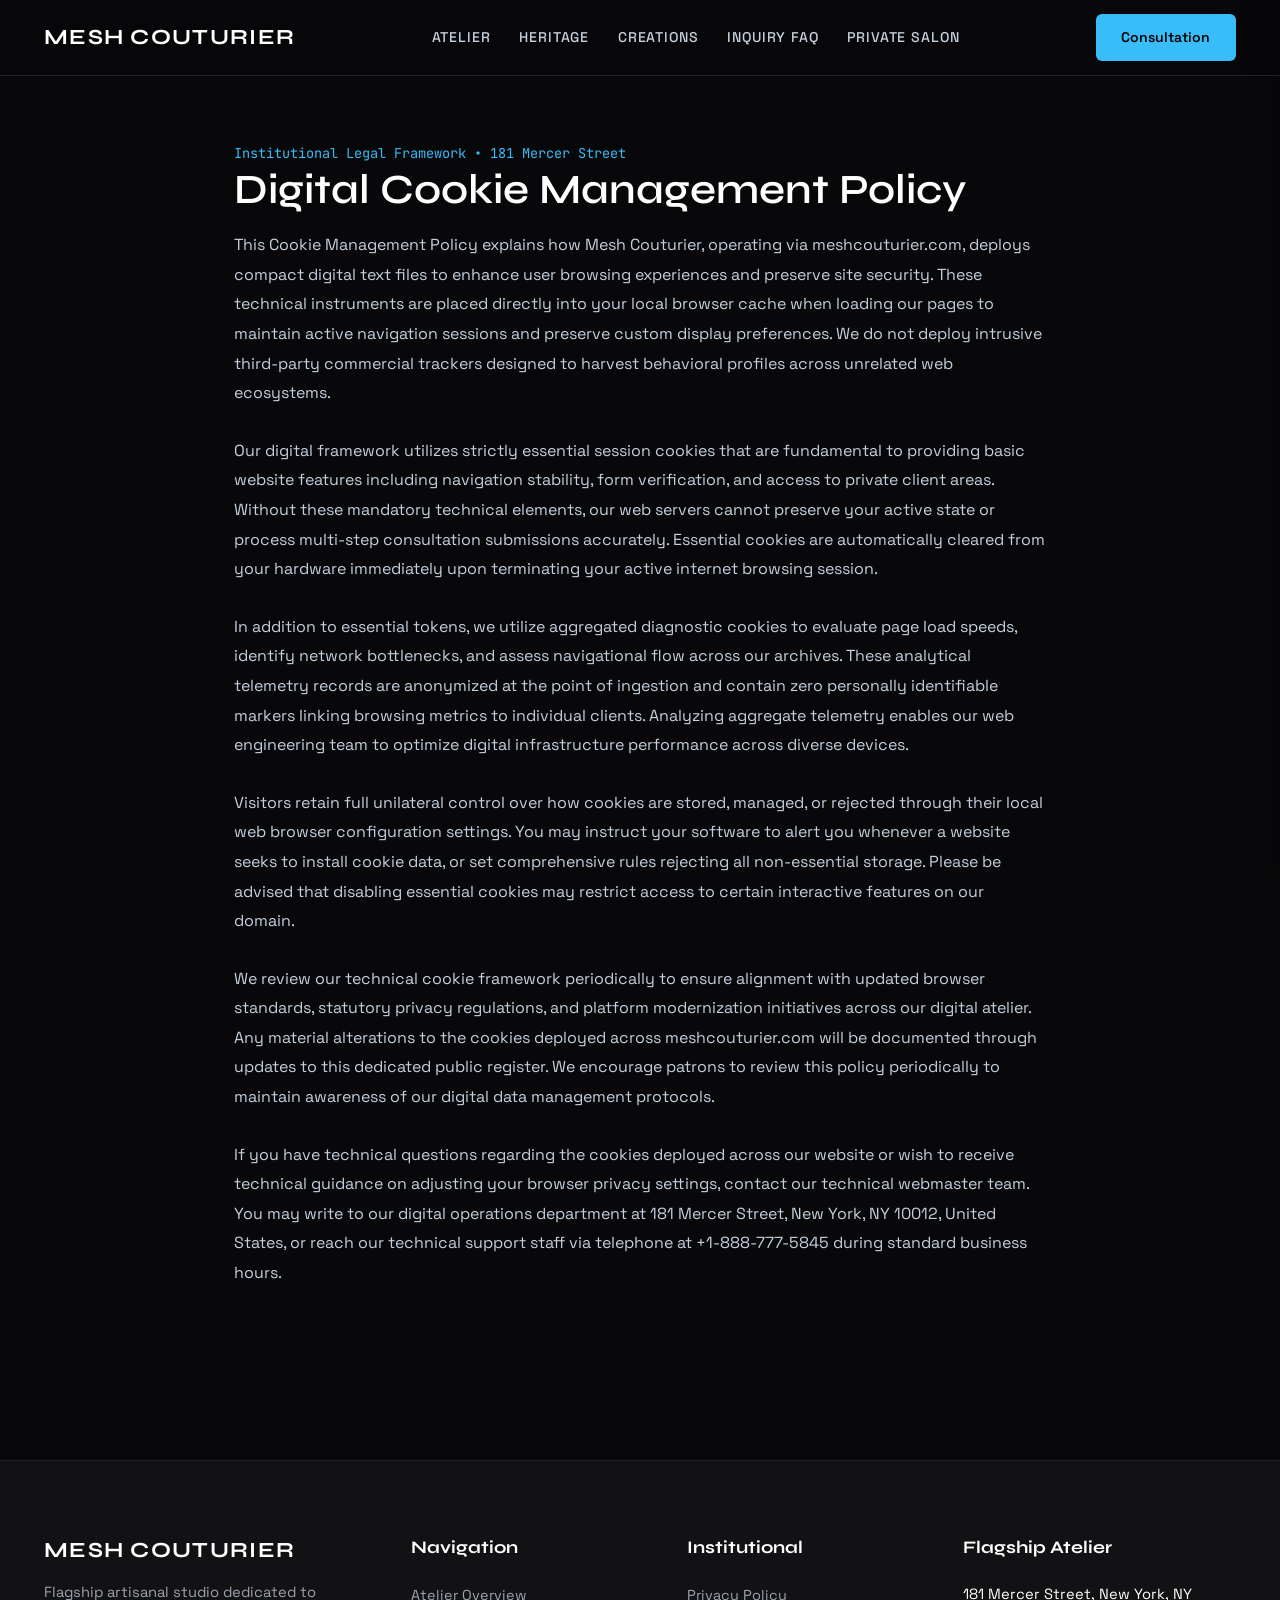
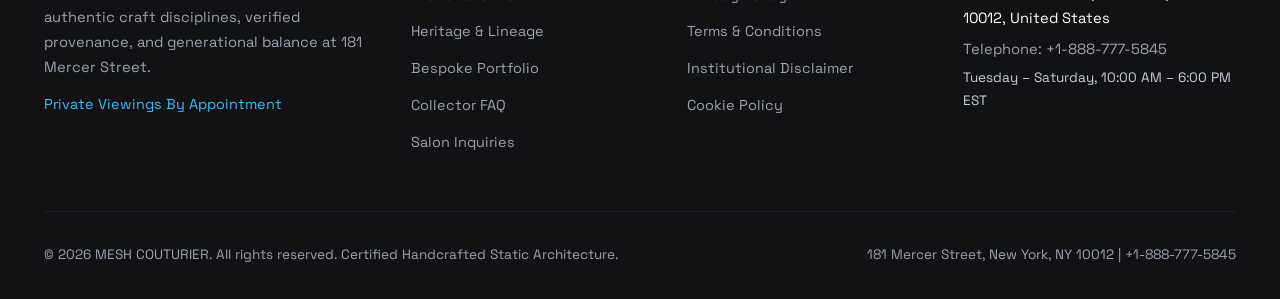
<file: cookie-policy.html>
<!DOCTYPE html>
<html lang="en">
<head>
  <!-- Google tag (gtag.js) -->
  <script async src="https://www.googletagmanager.com/gtag/js?id=G-0LY0HY7L01"></script>
  <script>
    window.dataLayer = window.dataLayer || [];
    function gtag(){dataLayer.push(arguments);}
    gtag('js', new Date());
    gtag('config', 'G-0LY0HY7L01');
  </script>
  <meta charset="UTF-8">
  <meta name="viewport" content="width=device-width, initial-scale=1.0">
  <title>Cookie Policy | Mesh Couturier</title>
  <meta name="description" content="Official Digital Cookie Management Policy for Mesh Couturier at 181 Mercer Street, New York, NY.">
  <link rel="preconnect" href="https://fonts.googleapis.com">
  <link rel="preconnect" href="https://fonts.gstatic.com" crossorigin>
  <link rel="stylesheet" href="https://fonts.googleapis.com/css2?family=Syne:wght@500;600;700;800&family=Space+Grotesk:wght@300;400;500;600;700&family=JetBrains+Mono:wght@400;500&display=swap">
  <link rel="stylesheet" href="assets/css/style.css">
</head>
<body>
<header class="site-header">
  <div class="container header-inner">
    <a href="index.html" class="brand-logo">MESH COUTURIER</a>
    <ul class="nav-desktop">
      <li><a href="index.html" class="">Atelier</a></li><li><a href="about.html" class="">Heritage</a></li><li><a href="services.html" class="">Creations</a></li><li><a href="faq.html" class="">Inquiry FAQ</a></li><li><a href="contact.html" class="">Private Salon</a></li>
    </ul>
    <div style="display:flex; align-items:center; gap:1rem;">
      <a href="contact.html" class="btn-primary header-cta-btn">Consultation</a>
      <button class="drawer-toggle" id="drawer-toggle" aria-label="Toggle Navigation Menu">&#9776;</button>
    </div>
  </div>
</header>
<div class="drawer-backdrop" id="drawer-backdrop"></div>
<div class="mobile-drawer" id="mobile-drawer">
  <div class="drawer-header">
    <span class="brand-logo">MESH COUTURIER</span>
    <button class="drawer-close-btn" id="drawer-close-btn" aria-label="Close Navigation Menu">&times;</button>
  </div>
  <nav class="drawer-nav">
    <a href="index.html" class="">Atelier</a><a href="about.html" class="">Heritage</a><a href="services.html" class="">Creations</a><a href="faq.html" class="">Inquiry FAQ</a><a href="contact.html" class="">Private Salon</a>
  </nav>
  <div class="drawer-footer">
    <p><strong>181 Mercer Street, NYC</strong></p>
    <p>+1-888-777-5845</p>
  </div>
</div>
  <article class="legal-container">
    <span class="legal-meta">Institutional Legal Framework &bull; 181 Mercer Street</span>
    <h1>Digital Cookie Management Policy</h1>
    <div class="legal-content">
      <p>This Cookie Management Policy explains how Mesh Couturier, operating via meshcouturier.com, deploys compact digital text files to enhance user browsing experiences and preserve site security. These technical instruments are placed directly into your local browser cache when loading our pages to maintain active navigation sessions and preserve custom display preferences. We do not deploy intrusive third-party commercial trackers designed to harvest behavioral profiles across unrelated web ecosystems.</p>
      <p>Our digital framework utilizes strictly essential session cookies that are fundamental to providing basic website features including navigation stability, form verification, and access to private client areas. Without these mandatory technical elements, our web servers cannot preserve your active state or process multi-step consultation submissions accurately. Essential cookies are automatically cleared from your hardware immediately upon terminating your active internet browsing session.</p>
      <p>In addition to essential tokens, we utilize aggregated diagnostic cookies to evaluate page load speeds, identify network bottlenecks, and assess navigational flow across our archives. These analytical telemetry records are anonymized at the point of ingestion and contain zero personally identifiable markers linking browsing metrics to individual clients. Analyzing aggregate telemetry enables our web engineering team to optimize digital infrastructure performance across diverse devices.</p>
      <p>Visitors retain full unilateral control over how cookies are stored, managed, or rejected through their local web browser configuration settings. You may instruct your software to alert you whenever a website seeks to install cookie data, or set comprehensive rules rejecting all non-essential storage. Please be advised that disabling essential cookies may restrict access to certain interactive features on our domain.</p>
      <p>We review our technical cookie framework periodically to ensure alignment with updated browser standards, statutory privacy regulations, and platform modernization initiatives across our digital atelier. Any material alterations to the cookies deployed across meshcouturier.com will be documented through updates to this dedicated public register. We encourage patrons to review this policy periodically to maintain awareness of our digital data management protocols.</p>
      <p>If you have technical questions regarding the cookies deployed across our website or wish to receive technical guidance on adjusting your browser privacy settings, contact our technical webmaster team. You may write to our digital operations department at 181 Mercer Street, New York, NY 10012, United States, or reach our technical support staff via telephone at +1-888-777-5845 during standard business hours.</p>
    </div>
  </article>
<footer class="site-footer">
  <div class="container">
    <div class="footer-grid">
      <div class="footer-brand">
        <span class="brand-logo">MESH COUTURIER</span>
        <p>Flagship artisanal studio dedicated to authentic craft disciplines, verified provenance, and generational balance at 181 Mercer Street.</p>
        <p style="color:var(--accent-gold); font-size:0.9rem; margin-top:0.75rem;">Private Viewings By Appointment</p>
      </div>
      <div class="footer-col">
        <h4>Navigation</h4>
        <ul>
          <li><a href="index.html">Atelier Overview</a></li>
          <li><a href="about.html">Heritage & Lineage</a></li>
          <li><a href="services.html">Bespoke Portfolio</a></li>
          <li><a href="faq.html">Collector FAQ</a></li>
          <li><a href="contact.html">Salon Inquiries</a></li>
        </ul>
      </div>
      <div class="footer-col">
        <h4>Institutional</h4>
        <ul>
          <li><a href="privacy-policy.html">Privacy Policy</a></li>
          <li><a href="terms-and-conditions.html">Terms & Conditions</a></li>
          <li><a href="disclaimer.html">Institutional Disclaimer</a></li>
          <li><a href="cookie-policy.html">Cookie Policy</a></li>
        </ul>
      </div>
      <div class="footer-col">
        <h4>Flagship Atelier</h4>
        <p style="color:var(--text-primary); font-size:0.92rem; margin-bottom:0.4rem;">181 Mercer Street, New York, NY 10012, United States</p>
        <p style="color:var(--text-muted); font-size:0.92rem; margin-bottom:0.4rem;">Telephone: +1-888-777-5845</p>
        <p style="color:var(--text-secondary); font-size:0.85rem;">Tuesday &ndash; Saturday, 10:00 AM &ndash; 6:00 PM EST</p>
      </div>
    </div>
    <div class="footer-bottom">
      <span>&copy; 2026 MESH COUTURIER. All rights reserved. Certified Handcrafted Static Architecture.</span>
      <span>181 Mercer Street, New York, NY 10012 | +1-888-777-5845</span>
    </div>
  </div>
</footer>
<script src="assets/js/script.js"></script>
<script src="assets/js/main.js"></script>
</body>
</html>
</file>
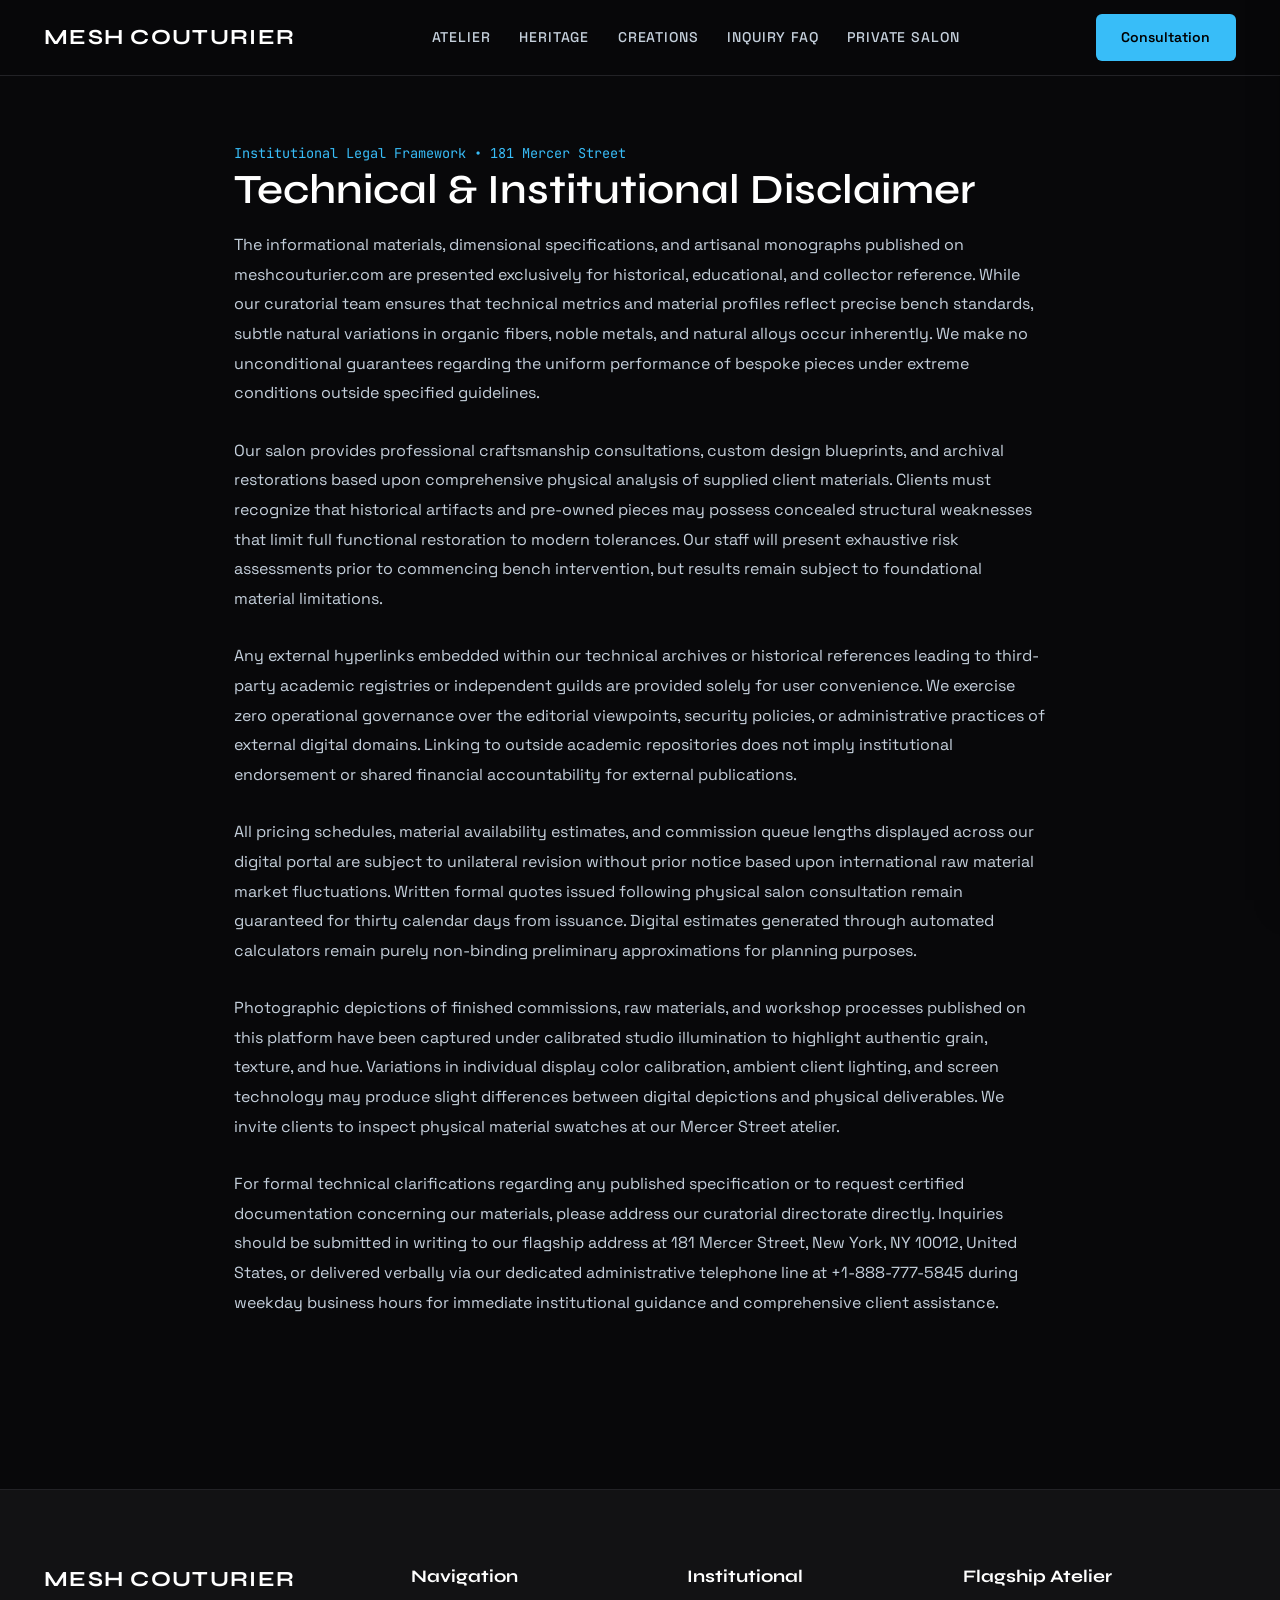
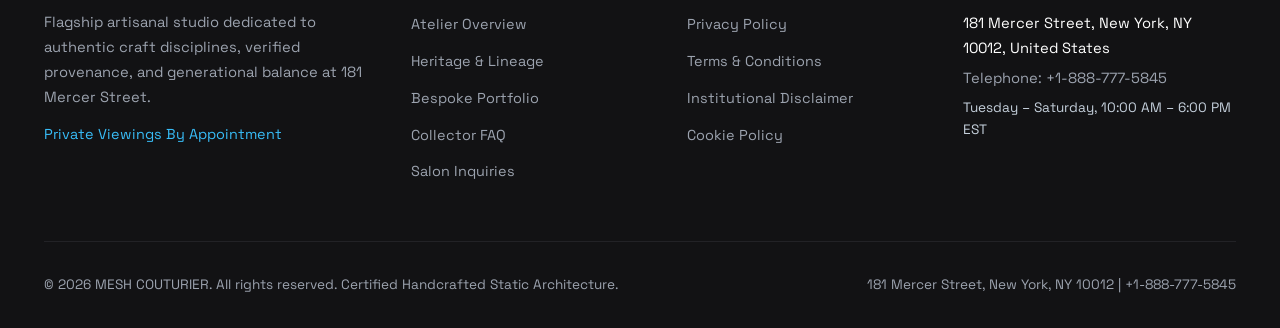
<file: disclaimer.html>
<!DOCTYPE html>
<html lang="en">
<head>
  <!-- Google tag (gtag.js) -->
  <script async src="https://www.googletagmanager.com/gtag/js?id=G-0LY0HY7L01"></script>
  <script>
    window.dataLayer = window.dataLayer || [];
    function gtag(){dataLayer.push(arguments);}
    gtag('js', new Date());
    gtag('config', 'G-0LY0HY7L01');
  </script>
  <meta charset="UTF-8">
  <meta name="viewport" content="width=device-width, initial-scale=1.0">
  <title>Institutional Disclaimer | Mesh Couturier</title>
  <meta name="description" content="Official Technical & Institutional Disclaimer for Mesh Couturier at 181 Mercer Street, New York, NY.">
  <link rel="preconnect" href="https://fonts.googleapis.com">
  <link rel="preconnect" href="https://fonts.gstatic.com" crossorigin>
  <link rel="stylesheet" href="https://fonts.googleapis.com/css2?family=Syne:wght@500;600;700;800&family=Space+Grotesk:wght@300;400;500;600;700&family=JetBrains+Mono:wght@400;500&display=swap">
  <link rel="stylesheet" href="assets/css/style.css">
</head>
<body>
<header class="site-header">
  <div class="container header-inner">
    <a href="index.html" class="brand-logo">MESH COUTURIER</a>
    <ul class="nav-desktop">
      <li><a href="index.html" class="">Atelier</a></li><li><a href="about.html" class="">Heritage</a></li><li><a href="services.html" class="">Creations</a></li><li><a href="faq.html" class="">Inquiry FAQ</a></li><li><a href="contact.html" class="">Private Salon</a></li>
    </ul>
    <div style="display:flex; align-items:center; gap:1rem;">
      <a href="contact.html" class="btn-primary header-cta-btn">Consultation</a>
      <button class="drawer-toggle" id="drawer-toggle" aria-label="Toggle Navigation Menu">&#9776;</button>
    </div>
  </div>
</header>
<div class="drawer-backdrop" id="drawer-backdrop"></div>
<div class="mobile-drawer" id="mobile-drawer">
  <div class="drawer-header">
    <span class="brand-logo">MESH COUTURIER</span>
    <button class="drawer-close-btn" id="drawer-close-btn" aria-label="Close Navigation Menu">&times;</button>
  </div>
  <nav class="drawer-nav">
    <a href="index.html" class="">Atelier</a><a href="about.html" class="">Heritage</a><a href="services.html" class="">Creations</a><a href="faq.html" class="">Inquiry FAQ</a><a href="contact.html" class="">Private Salon</a>
  </nav>
  <div class="drawer-footer">
    <p><strong>181 Mercer Street, NYC</strong></p>
    <p>+1-888-777-5845</p>
  </div>
</div>
  <article class="legal-container">
    <span class="legal-meta">Institutional Legal Framework &bull; 181 Mercer Street</span>
    <h1>Technical & Institutional Disclaimer</h1>
    <div class="legal-content">
      <p>The informational materials, dimensional specifications, and artisanal monographs published on meshcouturier.com are presented exclusively for historical, educational, and collector reference. While our curatorial team ensures that technical metrics and material profiles reflect precise bench standards, subtle natural variations in organic fibers, noble metals, and natural alloys occur inherently. We make no unconditional guarantees regarding the uniform performance of bespoke pieces under extreme conditions outside specified guidelines.</p>
      <p>Our salon provides professional craftsmanship consultations, custom design blueprints, and archival restorations based upon comprehensive physical analysis of supplied client materials. Clients must recognize that historical artifacts and pre-owned pieces may possess concealed structural weaknesses that limit full functional restoration to modern tolerances. Our staff will present exhaustive risk assessments prior to commencing bench intervention, but results remain subject to foundational material limitations.</p>
      <p>Any external hyperlinks embedded within our technical archives or historical references leading to third-party academic registries or independent guilds are provided solely for user convenience. We exercise zero operational governance over the editorial viewpoints, security policies, or administrative practices of external digital domains. Linking to outside academic repositories does not imply institutional endorsement or shared financial accountability for external publications.</p>
      <p>All pricing schedules, material availability estimates, and commission queue lengths displayed across our digital portal are subject to unilateral revision without prior notice based upon international raw material market fluctuations. Written formal quotes issued following physical salon consultation remain guaranteed for thirty calendar days from issuance. Digital estimates generated through automated calculators remain purely non-binding preliminary approximations for planning purposes.</p>
      <p>Photographic depictions of finished commissions, raw materials, and workshop processes published on this platform have been captured under calibrated studio illumination to highlight authentic grain, texture, and hue. Variations in individual display color calibration, ambient client lighting, and screen technology may produce slight differences between digital depictions and physical deliverables. We invite clients to inspect physical material swatches at our Mercer Street atelier.</p>
      <p>For formal technical clarifications regarding any published specification or to request certified documentation concerning our materials, please address our curatorial directorate directly. Inquiries should be submitted in writing to our flagship address at 181 Mercer Street, New York, NY 10012, United States, or delivered verbally via our dedicated administrative telephone line at +1-888-777-5845 during weekday business hours for immediate institutional guidance and comprehensive client assistance.</p>
    </div>
  </article>
<footer class="site-footer">
  <div class="container">
    <div class="footer-grid">
      <div class="footer-brand">
        <span class="brand-logo">MESH COUTURIER</span>
        <p>Flagship artisanal studio dedicated to authentic craft disciplines, verified provenance, and generational balance at 181 Mercer Street.</p>
        <p style="color:var(--accent-gold); font-size:0.9rem; margin-top:0.75rem;">Private Viewings By Appointment</p>
      </div>
      <div class="footer-col">
        <h4>Navigation</h4>
        <ul>
          <li><a href="index.html">Atelier Overview</a></li>
          <li><a href="about.html">Heritage & Lineage</a></li>
          <li><a href="services.html">Bespoke Portfolio</a></li>
          <li><a href="faq.html">Collector FAQ</a></li>
          <li><a href="contact.html">Salon Inquiries</a></li>
        </ul>
      </div>
      <div class="footer-col">
        <h4>Institutional</h4>
        <ul>
          <li><a href="privacy-policy.html">Privacy Policy</a></li>
          <li><a href="terms-and-conditions.html">Terms & Conditions</a></li>
          <li><a href="disclaimer.html">Institutional Disclaimer</a></li>
          <li><a href="cookie-policy.html">Cookie Policy</a></li>
        </ul>
      </div>
      <div class="footer-col">
        <h4>Flagship Atelier</h4>
        <p style="color:var(--text-primary); font-size:0.92rem; margin-bottom:0.4rem;">181 Mercer Street, New York, NY 10012, United States</p>
        <p style="color:var(--text-muted); font-size:0.92rem; margin-bottom:0.4rem;">Telephone: +1-888-777-5845</p>
        <p style="color:var(--text-secondary); font-size:0.85rem;">Tuesday &ndash; Saturday, 10:00 AM &ndash; 6:00 PM EST</p>
      </div>
    </div>
    <div class="footer-bottom">
      <span>&copy; 2026 MESH COUTURIER. All rights reserved. Certified Handcrafted Static Architecture.</span>
      <span>181 Mercer Street, New York, NY 10012 | +1-888-777-5845</span>
    </div>
  </div>
</footer>
<script src="assets/js/script.js"></script>
<script src="assets/js/main.js"></script>
</body>
</html>
</file>
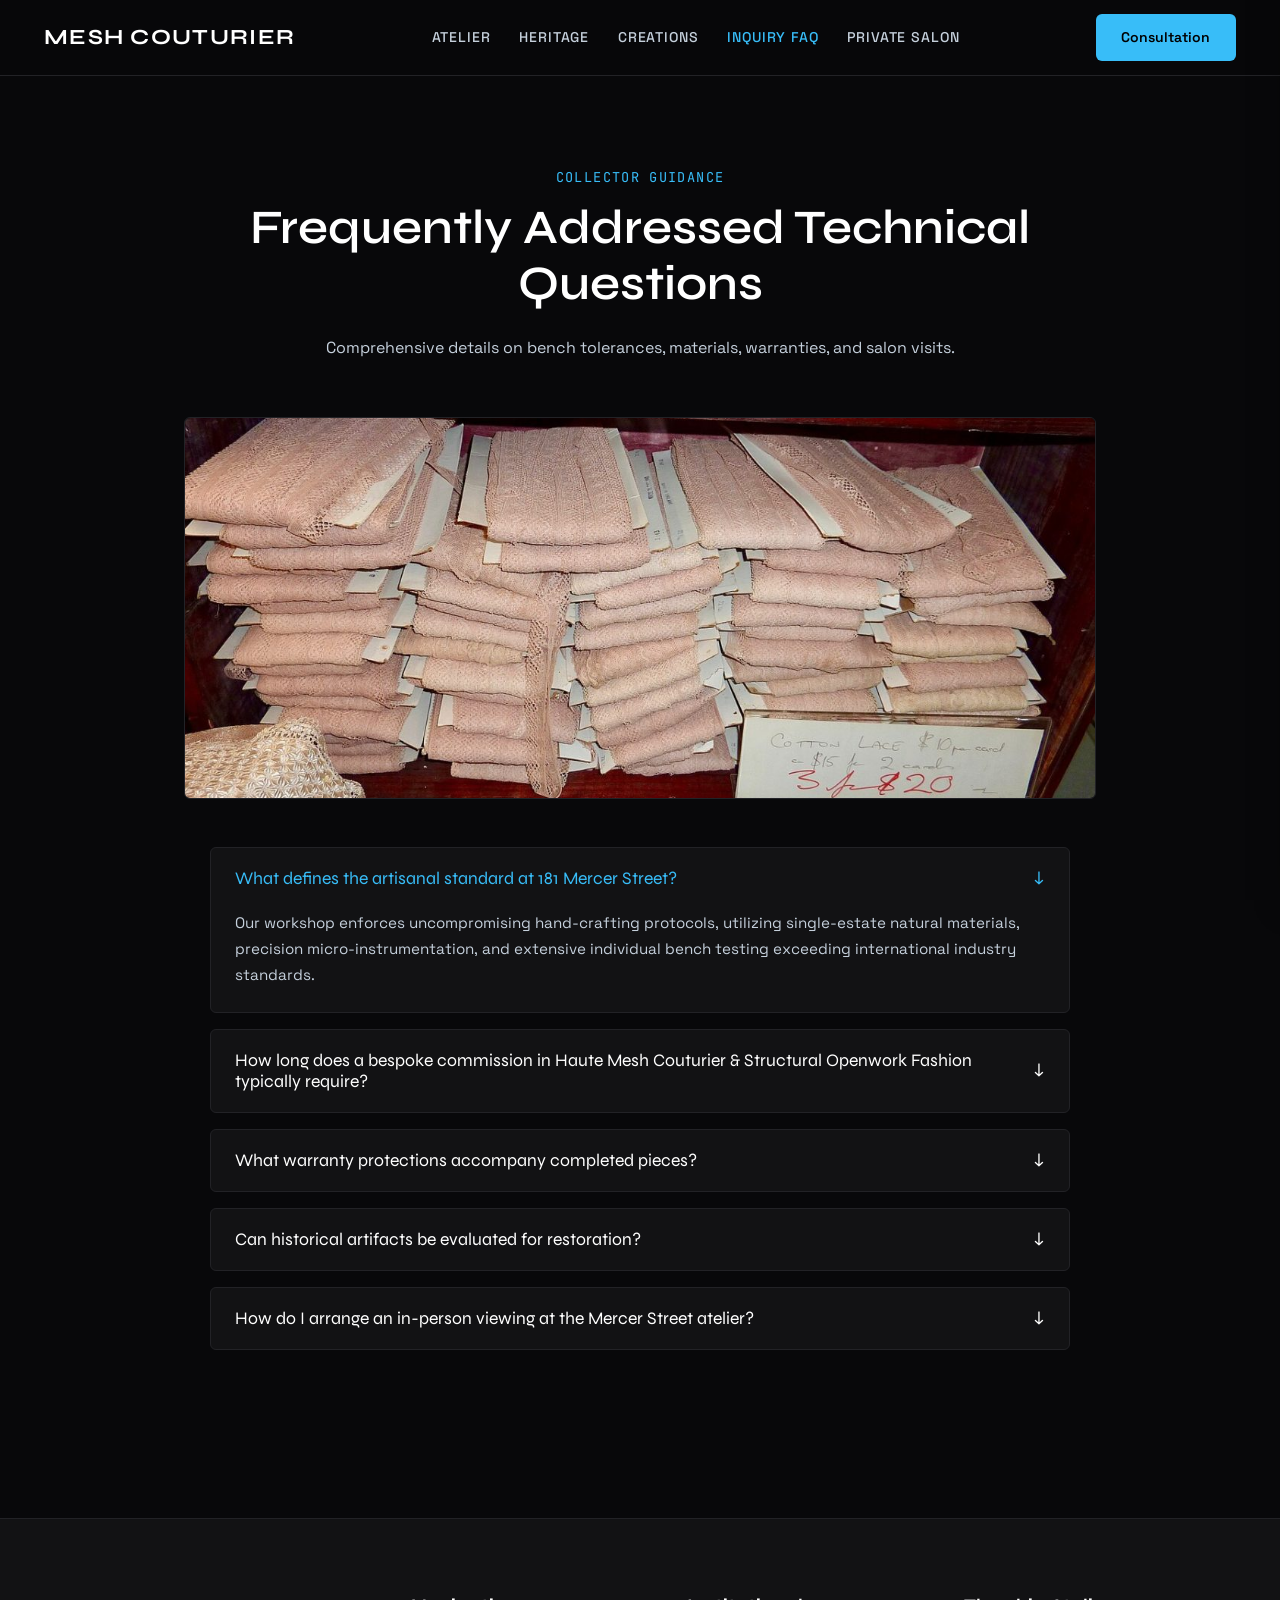
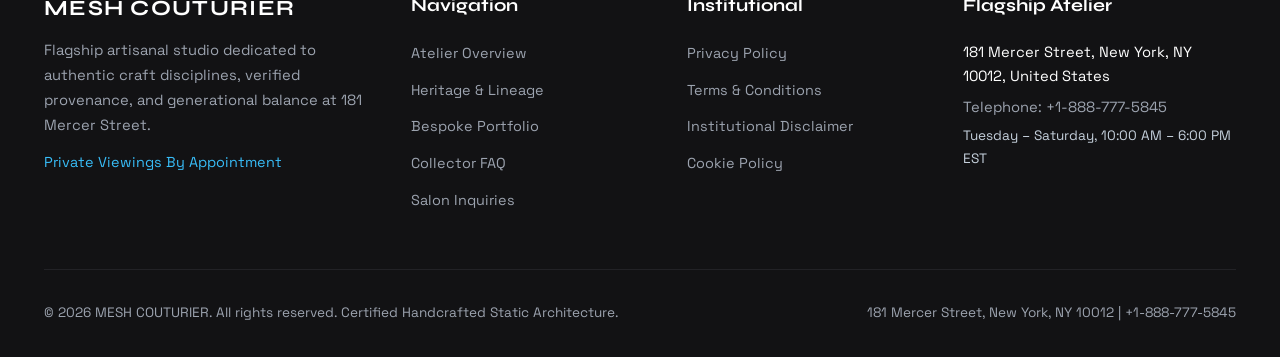
<file: faq.html>
<!DOCTYPE html>
<html lang="en">
<head>
  <!-- Google tag (gtag.js) -->
  <script async src="https://www.googletagmanager.com/gtag/js?id=G-0LY0HY7L01"></script>
  <script>
    window.dataLayer = window.dataLayer || [];
    function gtag(){dataLayer.push(arguments);}
    gtag('js', new Date());
    gtag('config', 'G-0LY0HY7L01');
  </script>
  <meta charset="UTF-8">
  <meta name="viewport" content="width=device-width, initial-scale=1.0">
  <title>Technical & Collector FAQ | Mesh Couturier</title>
  <meta name="description" content="Find answers to technical questions regarding Haute Mesh Couturier & Structural Openwork Fashion craftsmanship and commissions at Mesh Couturier.">
  <link rel="preconnect" href="https://fonts.googleapis.com">
  <link rel="preconnect" href="https://fonts.gstatic.com" crossorigin>
  <link rel="stylesheet" href="https://fonts.googleapis.com/css2?family=Syne:wght@500;600;700;800&family=Space+Grotesk:wght@300;400;500;600;700&family=JetBrains+Mono:wght@400;500&display=swap">
  <link rel="stylesheet" href="assets/css/style.css">
</head>
<body>
<header class="site-header">
  <div class="container header-inner">
    <a href="index.html" class="brand-logo">MESH COUTURIER</a>
    <ul class="nav-desktop">
      <li><a href="index.html" class="">Atelier</a></li><li><a href="about.html" class="">Heritage</a></li><li><a href="services.html" class="">Creations</a></li><li><a href="faq.html" class="active">Inquiry FAQ</a></li><li><a href="contact.html" class="">Private Salon</a></li>
    </ul>
    <div style="display:flex; align-items:center; gap:1rem;">
      <a href="contact.html" class="btn-primary header-cta-btn">Consultation</a>
      <button class="drawer-toggle" id="drawer-toggle" aria-label="Toggle Navigation Menu">&#9776;</button>
    </div>
  </div>
</header>
<div class="drawer-backdrop" id="drawer-backdrop"></div>
<div class="mobile-drawer" id="mobile-drawer">
  <div class="drawer-header">
    <span class="brand-logo">MESH COUTURIER</span>
    <button class="drawer-close-btn" id="drawer-close-btn" aria-label="Close Navigation Menu">&times;</button>
  </div>
  <nav class="drawer-nav">
    <a href="index.html" class="">Atelier</a><a href="about.html" class="">Heritage</a><a href="services.html" class="">Creations</a><a href="faq.html" class="active">Inquiry FAQ</a><a href="contact.html" class="">Private Salon</a>
  </nav>
  <div class="drawer-footer">
    <p><strong>181 Mercer Street, NYC</strong></p>
    <p>+1-888-777-5845</p>
  </div>
</div>
  <section class="section-pad">
    <div class="container" style="max-width:960px;">
      <div class="section-header">
        <span class="eyebrow">Collector Guidance</span>
        <h1>Frequently Addressed Technical Questions</h1>
        <p style="color:var(--text-secondary);">Comprehensive details on bench tolerances, materials, warranties, and salon visits.</p>
      </div>
      <div style="margin-bottom:3rem; border-radius:var(--radius-md); overflow:hidden; border:1px solid var(--border-subtle);">
        <img src="assets/images/meshcouturier_asset_20.jpg" alt="Cotton Lace on cardboard cards 1" style="width:100%; height:380px; object-fit:cover;">
      </div>
      <div class="faq-list">
        <div class="faq-item active">
          <button class="faq-question">
            <span>What defines the artisanal standard at 181 Mercer Street?</span>
            <span>&darr;</span>
          </button>
          <div class="faq-answer">
            <p>Our workshop enforces uncompromising hand-crafting protocols, utilizing single-estate natural materials, precision micro-instrumentation, and extensive individual bench testing exceeding international industry standards.</p>
          </div>
        </div>
        <div class="faq-item">
          <button class="faq-question">
            <span>How long does a bespoke commission in Haute Mesh Couturier & Structural Openwork Fashion typically require?</span>
            <span>&darr;</span>
          </button>
          <div class="faq-answer">
            <p>Depending on material procurement and hand-finishing complexity, bespoke commissions require between eight and sixteen weeks of dedicated artisan labor. Patrons receive periodic milestone documentation throughout production.</p>
          </div>
        </div>
        <div class="faq-item">
          <button class="faq-question">
            <span>What warranty protections accompany completed pieces?</span>
            <span>&darr;</span>
          </button>
          <div class="faq-answer">
            <p>Every piece includes a comprehensive twenty-four-month warranty covering structural integrity and craftsmanship defects under normal metropolitan care, backed by our dedicated Manhattan service atelier.</p>
          </div>
        </div>
        <div class="faq-item">
          <button class="faq-question">
            <span>Can historical artifacts be evaluated for restoration?</span>
            <span>&darr;</span>
          </button>
          <div class="faq-answer">
            <p>Yes. Our senior conservators provide non-destructive diagnostic evaluations to determine the viability of archival rejuvenation while preserving original patination and integrity.</p>
          </div>
        </div>
        <div class="faq-item">
          <button class="faq-question">
            <span>How do I arrange an in-person viewing at the Mercer Street atelier?</span>
            <span>&darr;</span>
          </button>
          <div class="faq-answer">
            <p>Private viewings are scheduled Tuesday through Saturday between 10:00 AM and 6:00 PM EST via our contact portal or by calling our concierge directly at +1-888-777-5845.</p>
          </div>
        </div>
      </div>
    </div>
  </section>
<footer class="site-footer">
  <div class="container">
    <div class="footer-grid">
      <div class="footer-brand">
        <span class="brand-logo">MESH COUTURIER</span>
        <p>Flagship artisanal studio dedicated to authentic craft disciplines, verified provenance, and generational balance at 181 Mercer Street.</p>
        <p style="color:var(--accent-gold); font-size:0.9rem; margin-top:0.75rem;">Private Viewings By Appointment</p>
      </div>
      <div class="footer-col">
        <h4>Navigation</h4>
        <ul>
          <li><a href="index.html">Atelier Overview</a></li>
          <li><a href="about.html">Heritage & Lineage</a></li>
          <li><a href="services.html">Bespoke Portfolio</a></li>
          <li><a href="faq.html">Collector FAQ</a></li>
          <li><a href="contact.html">Salon Inquiries</a></li>
        </ul>
      </div>
      <div class="footer-col">
        <h4>Institutional</h4>
        <ul>
          <li><a href="privacy-policy.html">Privacy Policy</a></li>
          <li><a href="terms-and-conditions.html">Terms & Conditions</a></li>
          <li><a href="disclaimer.html">Institutional Disclaimer</a></li>
          <li><a href="cookie-policy.html">Cookie Policy</a></li>
        </ul>
      </div>
      <div class="footer-col">
        <h4>Flagship Atelier</h4>
        <p style="color:var(--text-primary); font-size:0.92rem; margin-bottom:0.4rem;">181 Mercer Street, New York, NY 10012, United States</p>
        <p style="color:var(--text-muted); font-size:0.92rem; margin-bottom:0.4rem;">Telephone: +1-888-777-5845</p>
        <p style="color:var(--text-secondary); font-size:0.85rem;">Tuesday &ndash; Saturday, 10:00 AM &ndash; 6:00 PM EST</p>
      </div>
    </div>
    <div class="footer-bottom">
      <span>&copy; 2026 MESH COUTURIER. All rights reserved. Certified Handcrafted Static Architecture.</span>
      <span>181 Mercer Street, New York, NY 10012 | +1-888-777-5845</span>
    </div>
  </div>
</footer>
<script src="assets/js/script.js"></script>
<script src="assets/js/main.js"></script>
</body>
</html>
</file>
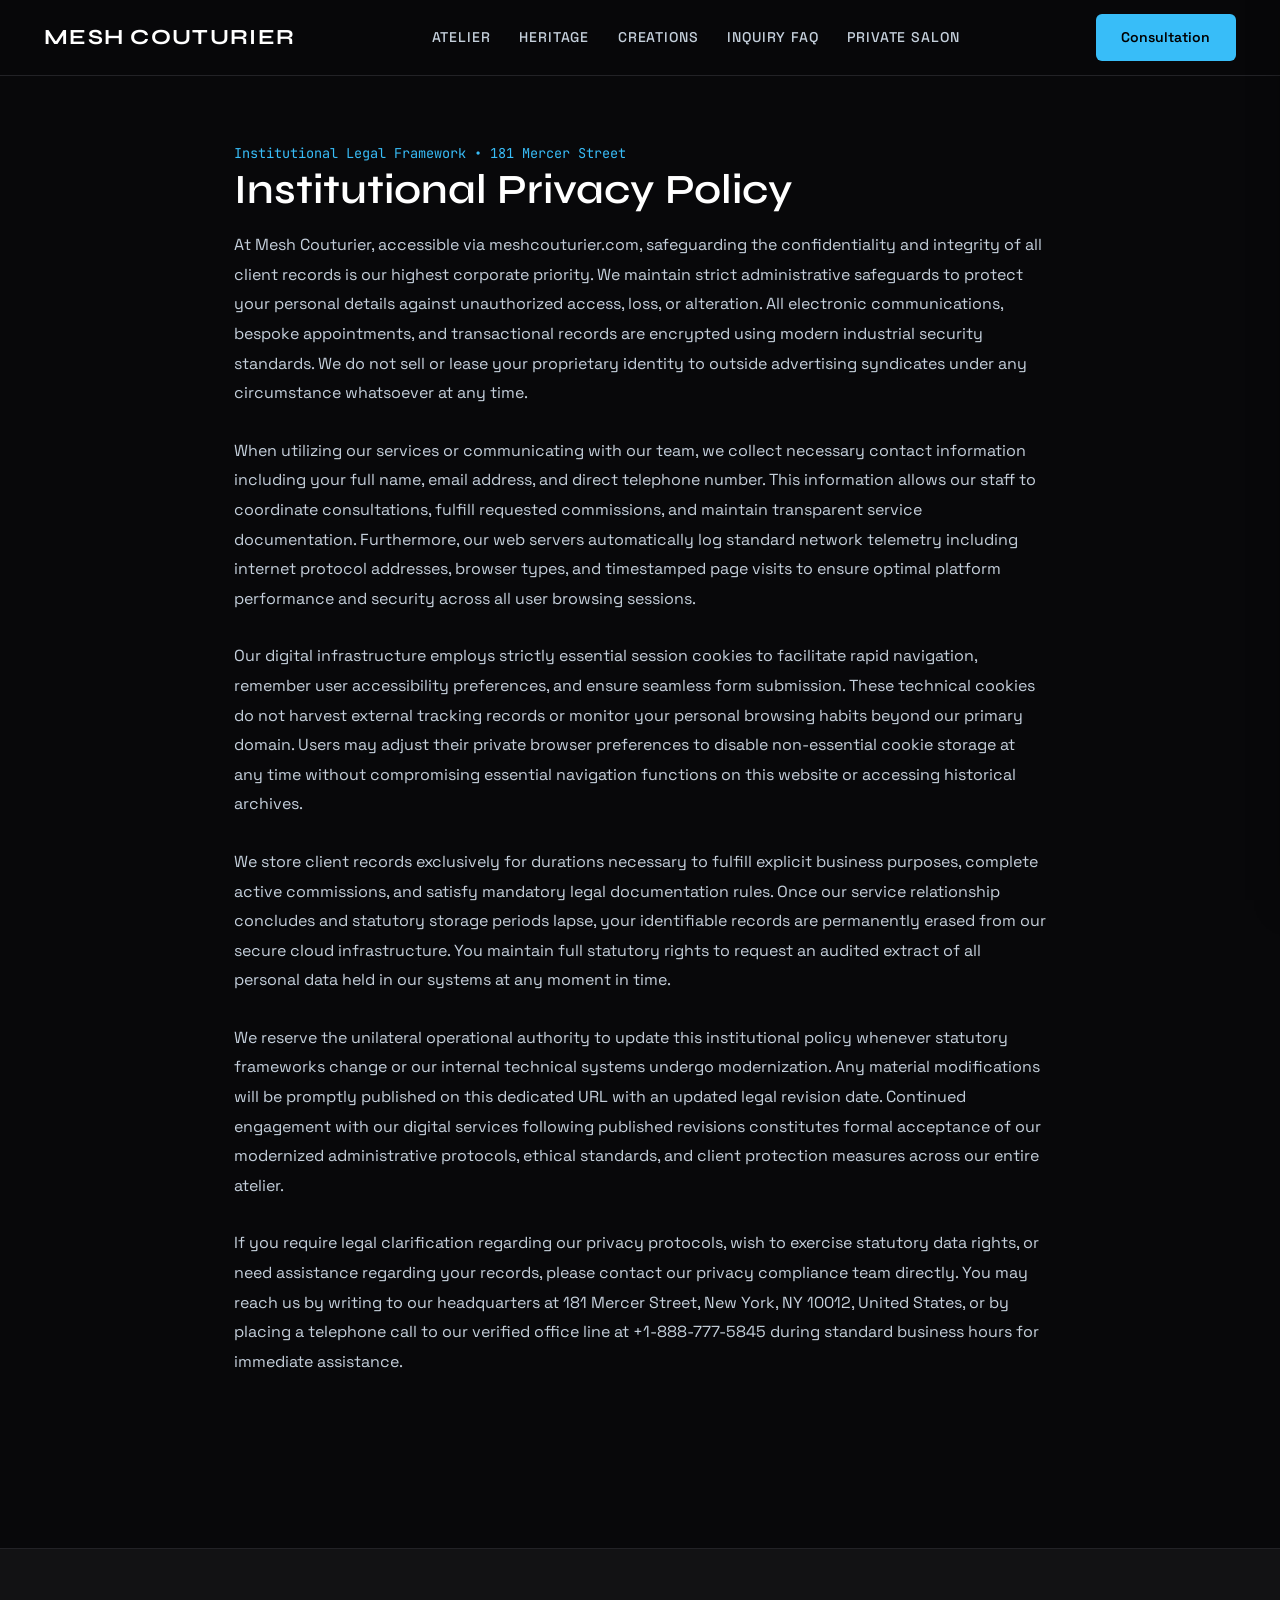
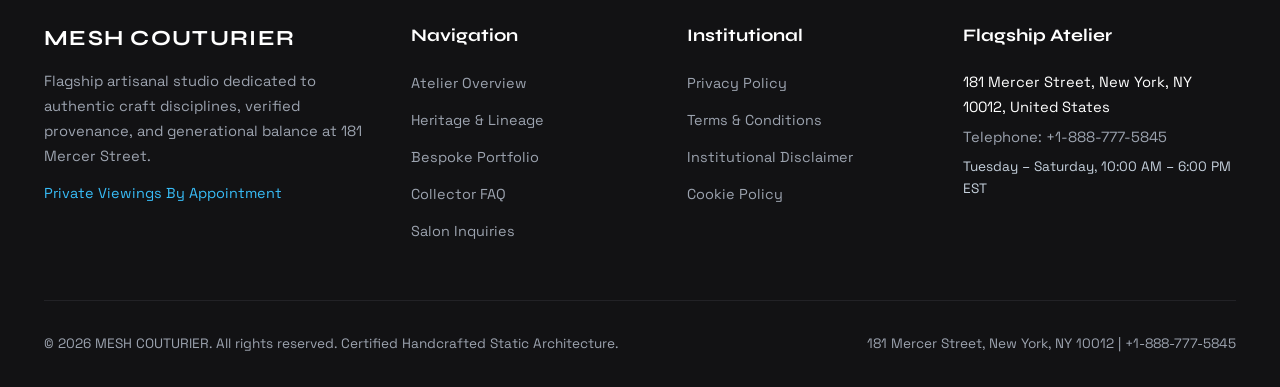
<file: privacy-policy.html>
<!DOCTYPE html>
<html lang="en">
<head>
  <!-- Google tag (gtag.js) -->
  <script async src="https://www.googletagmanager.com/gtag/js?id=G-0LY0HY7L01"></script>
  <script>
    window.dataLayer = window.dataLayer || [];
    function gtag(){dataLayer.push(arguments);}
    gtag('js', new Date());
    gtag('config', 'G-0LY0HY7L01');
  </script>
  <meta charset="UTF-8">
  <meta name="viewport" content="width=device-width, initial-scale=1.0">
  <title>Privacy Policy | Mesh Couturier</title>
  <meta name="description" content="Official Institutional Privacy Policy for Mesh Couturier at 181 Mercer Street, New York, NY.">
  <link rel="preconnect" href="https://fonts.googleapis.com">
  <link rel="preconnect" href="https://fonts.gstatic.com" crossorigin>
  <link rel="stylesheet" href="https://fonts.googleapis.com/css2?family=Syne:wght@500;600;700;800&family=Space+Grotesk:wght@300;400;500;600;700&family=JetBrains+Mono:wght@400;500&display=swap">
  <link rel="stylesheet" href="assets/css/style.css">
</head>
<body>
<header class="site-header">
  <div class="container header-inner">
    <a href="index.html" class="brand-logo">MESH COUTURIER</a>
    <ul class="nav-desktop">
      <li><a href="index.html" class="">Atelier</a></li><li><a href="about.html" class="">Heritage</a></li><li><a href="services.html" class="">Creations</a></li><li><a href="faq.html" class="">Inquiry FAQ</a></li><li><a href="contact.html" class="">Private Salon</a></li>
    </ul>
    <div style="display:flex; align-items:center; gap:1rem;">
      <a href="contact.html" class="btn-primary header-cta-btn">Consultation</a>
      <button class="drawer-toggle" id="drawer-toggle" aria-label="Toggle Navigation Menu">&#9776;</button>
    </div>
  </div>
</header>
<div class="drawer-backdrop" id="drawer-backdrop"></div>
<div class="mobile-drawer" id="mobile-drawer">
  <div class="drawer-header">
    <span class="brand-logo">MESH COUTURIER</span>
    <button class="drawer-close-btn" id="drawer-close-btn" aria-label="Close Navigation Menu">&times;</button>
  </div>
  <nav class="drawer-nav">
    <a href="index.html" class="">Atelier</a><a href="about.html" class="">Heritage</a><a href="services.html" class="">Creations</a><a href="faq.html" class="">Inquiry FAQ</a><a href="contact.html" class="">Private Salon</a>
  </nav>
  <div class="drawer-footer">
    <p><strong>181 Mercer Street, NYC</strong></p>
    <p>+1-888-777-5845</p>
  </div>
</div>
  <article class="legal-container">
    <span class="legal-meta">Institutional Legal Framework &bull; 181 Mercer Street</span>
    <h1>Institutional Privacy Policy</h1>
    <div class="legal-content">
      <p>At Mesh Couturier, accessible via meshcouturier.com, safeguarding the confidentiality and integrity of all client records is our highest corporate priority. We maintain strict administrative safeguards to protect your personal details against unauthorized access, loss, or alteration. All electronic communications, bespoke appointments, and transactional records are encrypted using modern industrial security standards. We do not sell or lease your proprietary identity to outside advertising syndicates under any circumstance whatsoever at any time.</p>
      <p>When utilizing our services or communicating with our team, we collect necessary contact information including your full name, email address, and direct telephone number. This information allows our staff to coordinate consultations, fulfill requested commissions, and maintain transparent service documentation. Furthermore, our web servers automatically log standard network telemetry including internet protocol addresses, browser types, and timestamped page visits to ensure optimal platform performance and security across all user browsing sessions.</p>
      <p>Our digital infrastructure employs strictly essential session cookies to facilitate rapid navigation, remember user accessibility preferences, and ensure seamless form submission. These technical cookies do not harvest external tracking records or monitor your personal browsing habits beyond our primary domain. Users may adjust their private browser preferences to disable non-essential cookie storage at any time without compromising essential navigation functions on this website or accessing historical archives.</p>
      <p>We store client records exclusively for durations necessary to fulfill explicit business purposes, complete active commissions, and satisfy mandatory legal documentation rules. Once our service relationship concludes and statutory storage periods lapse, your identifiable records are permanently erased from our secure cloud infrastructure. You maintain full statutory rights to request an audited extract of all personal data held in our systems at any moment in time.</p>
      <p>We reserve the unilateral operational authority to update this institutional policy whenever statutory frameworks change or our internal technical systems undergo modernization. Any material modifications will be promptly published on this dedicated URL with an updated legal revision date. Continued engagement with our digital services following published revisions constitutes formal acceptance of our modernized administrative protocols, ethical standards, and client protection measures across our entire atelier.</p>
      <p>If you require legal clarification regarding our privacy protocols, wish to exercise statutory data rights, or need assistance regarding your records, please contact our privacy compliance team directly. You may reach us by writing to our headquarters at 181 Mercer Street, New York, NY 10012, United States, or by placing a telephone call to our verified office line at +1-888-777-5845 during standard business hours for immediate assistance.</p>
    </div>
  </article>
<footer class="site-footer">
  <div class="container">
    <div class="footer-grid">
      <div class="footer-brand">
        <span class="brand-logo">MESH COUTURIER</span>
        <p>Flagship artisanal studio dedicated to authentic craft disciplines, verified provenance, and generational balance at 181 Mercer Street.</p>
        <p style="color:var(--accent-gold); font-size:0.9rem; margin-top:0.75rem;">Private Viewings By Appointment</p>
      </div>
      <div class="footer-col">
        <h4>Navigation</h4>
        <ul>
          <li><a href="index.html">Atelier Overview</a></li>
          <li><a href="about.html">Heritage & Lineage</a></li>
          <li><a href="services.html">Bespoke Portfolio</a></li>
          <li><a href="faq.html">Collector FAQ</a></li>
          <li><a href="contact.html">Salon Inquiries</a></li>
        </ul>
      </div>
      <div class="footer-col">
        <h4>Institutional</h4>
        <ul>
          <li><a href="privacy-policy.html">Privacy Policy</a></li>
          <li><a href="terms-and-conditions.html">Terms & Conditions</a></li>
          <li><a href="disclaimer.html">Institutional Disclaimer</a></li>
          <li><a href="cookie-policy.html">Cookie Policy</a></li>
        </ul>
      </div>
      <div class="footer-col">
        <h4>Flagship Atelier</h4>
        <p style="color:var(--text-primary); font-size:0.92rem; margin-bottom:0.4rem;">181 Mercer Street, New York, NY 10012, United States</p>
        <p style="color:var(--text-muted); font-size:0.92rem; margin-bottom:0.4rem;">Telephone: +1-888-777-5845</p>
        <p style="color:var(--text-secondary); font-size:0.85rem;">Tuesday &ndash; Saturday, 10:00 AM &ndash; 6:00 PM EST</p>
      </div>
    </div>
    <div class="footer-bottom">
      <span>&copy; 2026 MESH COUTURIER. All rights reserved. Certified Handcrafted Static Architecture.</span>
      <span>181 Mercer Street, New York, NY 10012 | +1-888-777-5845</span>
    </div>
  </div>
</footer>
<script src="assets/js/script.js"></script>
<script src="assets/js/main.js"></script>
</body>
</html>
</file>
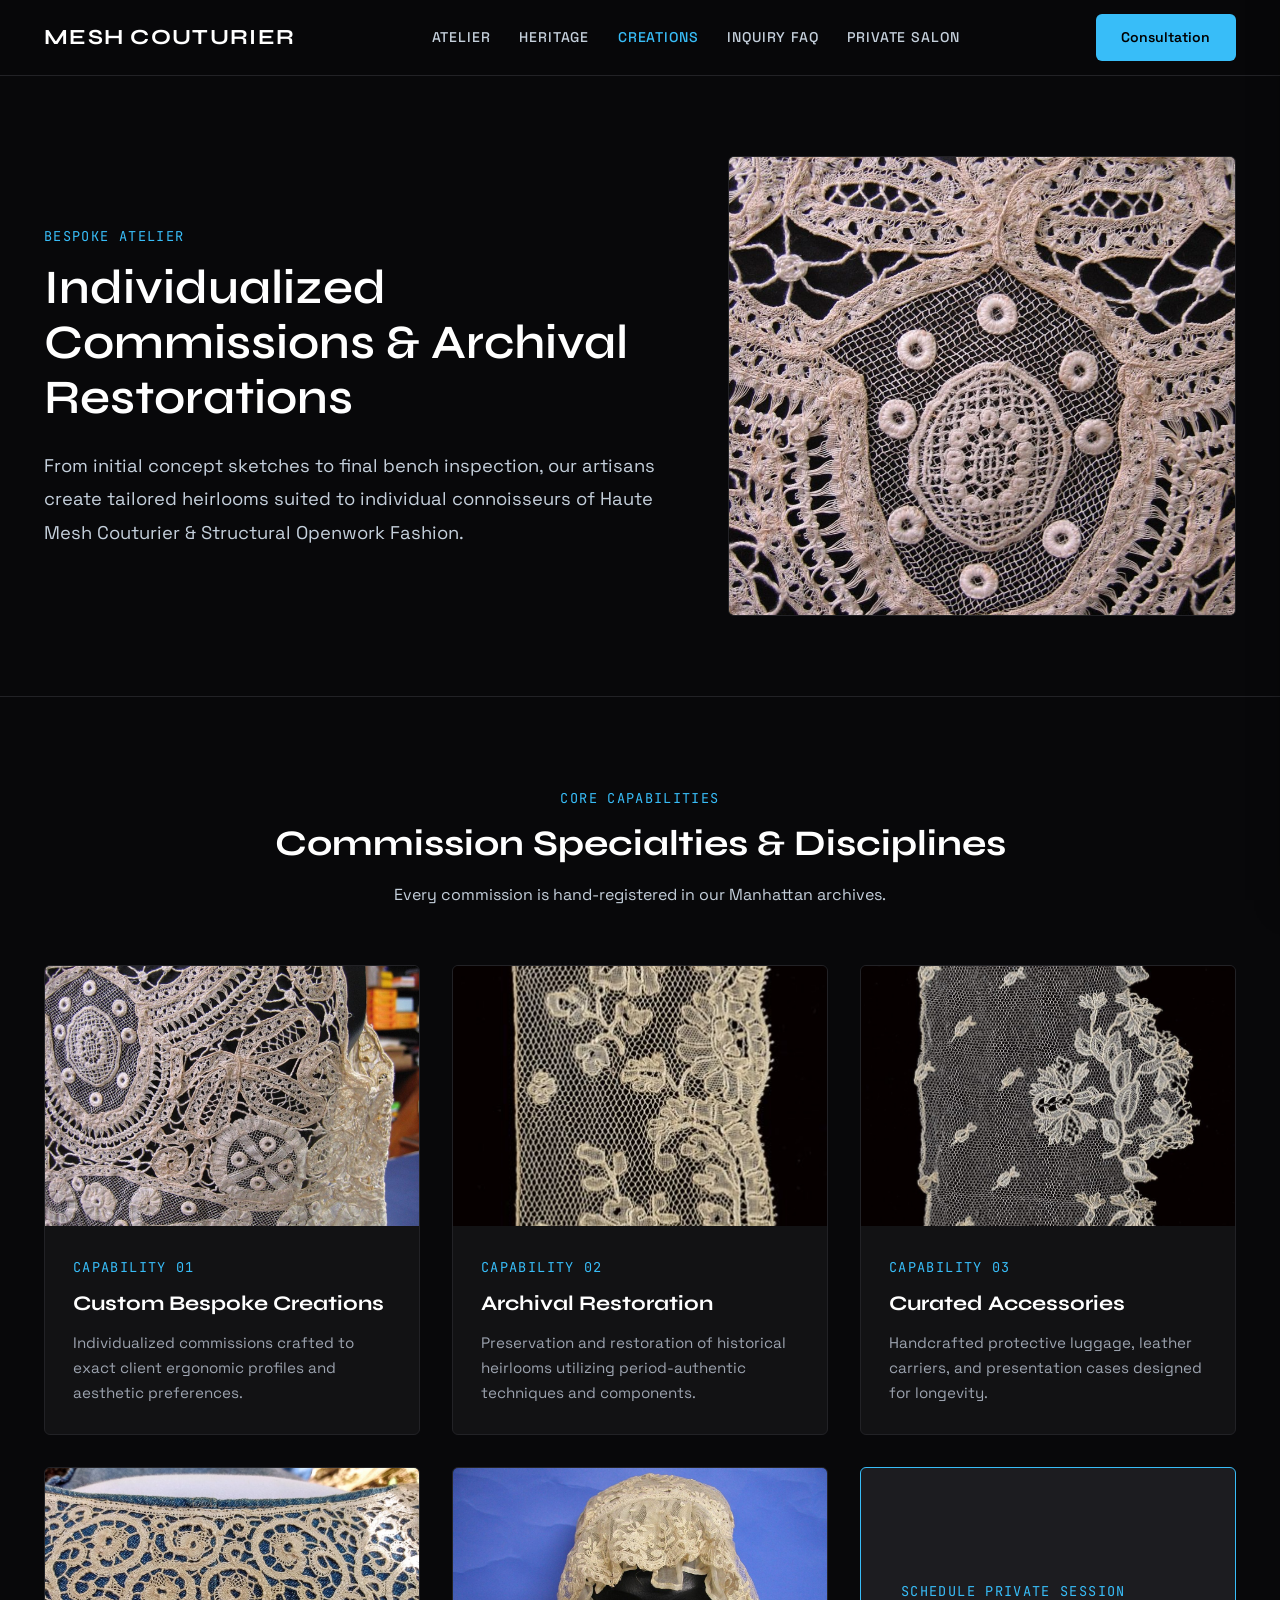
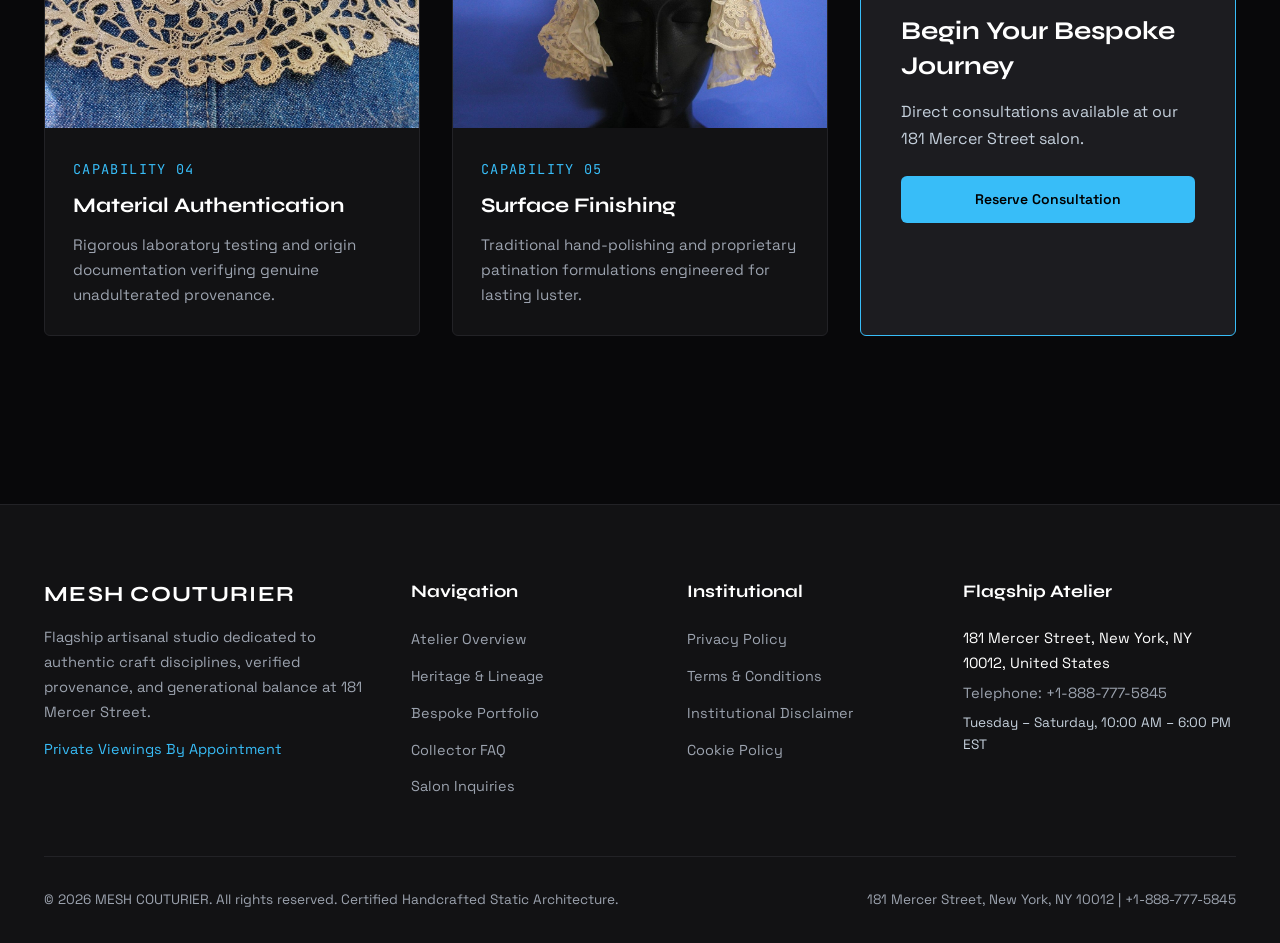
<file: services.html>
<!DOCTYPE html>
<html lang="en">
<head>
  <!-- Google tag (gtag.js) -->
  <script async src="https://www.googletagmanager.com/gtag/js?id=G-0LY0HY7L01"></script>
  <script>
    window.dataLayer = window.dataLayer || [];
    function gtag(){dataLayer.push(arguments);}
    gtag('js', new Date());
    gtag('config', 'G-0LY0HY7L01');
  </script>
  <meta charset="UTF-8">
  <meta name="viewport" content="width=device-width, initial-scale=1.0">
  <title>Bespoke Commissions & Services | Mesh Couturier</title>
  <meta name="description" content="Explore bespoke artisan commissions and custom restorations in Haute Mesh Couturier & Structural Openwork Fashion at Mesh Couturier.">
  <link rel="preconnect" href="https://fonts.googleapis.com">
  <link rel="preconnect" href="https://fonts.gstatic.com" crossorigin>
  <link rel="stylesheet" href="https://fonts.googleapis.com/css2?family=Syne:wght@500;600;700;800&family=Space+Grotesk:wght@300;400;500;600;700&family=JetBrains+Mono:wght@400;500&display=swap">
  <link rel="stylesheet" href="assets/css/style.css">
</head>
<body>
<header class="site-header">
  <div class="container header-inner">
    <a href="index.html" class="brand-logo">MESH COUTURIER</a>
    <ul class="nav-desktop">
      <li><a href="index.html" class="">Atelier</a></li><li><a href="about.html" class="">Heritage</a></li><li><a href="services.html" class="active">Creations</a></li><li><a href="faq.html" class="">Inquiry FAQ</a></li><li><a href="contact.html" class="">Private Salon</a></li>
    </ul>
    <div style="display:flex; align-items:center; gap:1rem;">
      <a href="contact.html" class="btn-primary header-cta-btn">Consultation</a>
      <button class="drawer-toggle" id="drawer-toggle" aria-label="Toggle Navigation Menu">&#9776;</button>
    </div>
  </div>
</header>
<div class="drawer-backdrop" id="drawer-backdrop"></div>
<div class="mobile-drawer" id="mobile-drawer">
  <div class="drawer-header">
    <span class="brand-logo">MESH COUTURIER</span>
    <button class="drawer-close-btn" id="drawer-close-btn" aria-label="Close Navigation Menu">&times;</button>
  </div>
  <nav class="drawer-nav">
    <a href="index.html" class="">Atelier</a><a href="about.html" class="">Heritage</a><a href="services.html" class="active">Creations</a><a href="faq.html" class="">Inquiry FAQ</a><a href="contact.html" class="">Private Salon</a>
  </nav>
  <div class="drawer-footer">
    <p><strong>181 Mercer Street, NYC</strong></p>
    <p>+1-888-777-5845</p>
  </div>
</div>
  <section class="hero">
    <div class="container" style="display:grid; grid-template-columns:1.1fr 0.9fr; gap:4rem; align-items:center;">
      <div>
        <span class="eyebrow">Bespoke Atelier</span>
        <h1>Individualized Commissions & Archival Restorations</h1>
        <p style="font-size:1.15rem; color:var(--text-secondary); line-height:1.8;">From initial concept sketches to final bench inspection, our artisans create tailored heirlooms suited to individual connoisseurs of Haute Mesh Couturier & Structural Openwork Fashion.</p>
      </div>
      <div>
        <img src="assets/images/meshcouturier_asset_13.jpg" alt="Bolero lace AM 2994 4" style="border-radius:var(--radius-md); width:100%; height:460px; object-fit:cover; border:1px solid var(--border-subtle);">
      </div>
    </div>
  </section>
  <section class="section-pad">
    <div class="container">
      <div class="section-header">
        <span class="eyebrow">Core Capabilities</span>
        <h2>Commission Specialties & Disciplines</h2>
        <p style="color:var(--text-secondary);">Every commission is hand-registered in our Manhattan archives.</p>
      </div>
      <div class="grid-3">
        <div class="card">
          <img src="assets/images/meshcouturier_asset_14.jpg" alt="Bolero lace AM 2994 6">
          <div class="card-body">
            <span class="eyebrow">Capability 01</span>
            <h3>Custom Bespoke Creations</h3>
            <p>Individualized commissions crafted to exact client ergonomic profiles and aesthetic preferences.</p>
          </div>
        </div>
        <div class="card">
          <img src="assets/images/meshcouturier_asset_15.jpg" alt="Border ST274 Lace Bobbin Lace">
          <div class="card-body">
            <span class="eyebrow">Capability 02</span>
            <h3>Archival Restoration</h3>
            <p>Preservation and restoration of historical heirlooms utilizing period-authentic techniques and components.</p>
          </div>
        </div>
        <div class="card">
          <img src="assets/images/meshcouturier_asset_16.jpg" alt="Border ST312 Lace Applique Need">
          <div class="card-body">
            <span class="eyebrow">Capability 03</span>
            <h3>Curated Accessories</h3>
            <p>Handcrafted protective luggage, leather carriers, and presentation cases designed for longevity.</p>
          </div>
        </div>
        <div class="card">
          <img src="assets/images/meshcouturier_asset_17.jpg" alt="Cantu bobbin lace collar">
          <div class="card-body">
            <span class="eyebrow">Capability 04</span>
            <h3>Material Authentication</h3>
            <p>Rigorous laboratory testing and origin documentation verifying genuine unadulterated provenance.</p>
          </div>
        </div>
        <div class="card">
          <img src="assets/images/meshcouturier_asset_18.jpg" alt="Cap lace AM 16227 2">
          <div class="card-body">
            <span class="eyebrow">Capability 05</span>
            <h3>Surface Finishing</h3>
            <p>Traditional hand-polishing and proprietary patination formulations engineered for lasting luster.</p>
          </div>
        </div>
        <div class="card" style="display:flex; flex-direction:column; justify-content:center; padding:2.5rem; background:var(--bg-surface-elevated); border:1px solid var(--accent-gold);">
          <span class="eyebrow">Schedule Private Session</span>
          <h3 style="font-size:1.6rem; margin-bottom:1rem;">Begin Your Bespoke Journey</h3>
          <p style="color:var(--text-secondary); margin-bottom:1.5rem;">Direct consultations available at our 181 Mercer Street salon.</p>
          <a href="contact.html" class="btn-primary">Reserve Consultation</a>
        </div>
      </div>
    </div>
  </section>
<footer class="site-footer">
  <div class="container">
    <div class="footer-grid">
      <div class="footer-brand">
        <span class="brand-logo">MESH COUTURIER</span>
        <p>Flagship artisanal studio dedicated to authentic craft disciplines, verified provenance, and generational balance at 181 Mercer Street.</p>
        <p style="color:var(--accent-gold); font-size:0.9rem; margin-top:0.75rem;">Private Viewings By Appointment</p>
      </div>
      <div class="footer-col">
        <h4>Navigation</h4>
        <ul>
          <li><a href="index.html">Atelier Overview</a></li>
          <li><a href="about.html">Heritage & Lineage</a></li>
          <li><a href="services.html">Bespoke Portfolio</a></li>
          <li><a href="faq.html">Collector FAQ</a></li>
          <li><a href="contact.html">Salon Inquiries</a></li>
        </ul>
      </div>
      <div class="footer-col">
        <h4>Institutional</h4>
        <ul>
          <li><a href="privacy-policy.html">Privacy Policy</a></li>
          <li><a href="terms-and-conditions.html">Terms & Conditions</a></li>
          <li><a href="disclaimer.html">Institutional Disclaimer</a></li>
          <li><a href="cookie-policy.html">Cookie Policy</a></li>
        </ul>
      </div>
      <div class="footer-col">
        <h4>Flagship Atelier</h4>
        <p style="color:var(--text-primary); font-size:0.92rem; margin-bottom:0.4rem;">181 Mercer Street, New York, NY 10012, United States</p>
        <p style="color:var(--text-muted); font-size:0.92rem; margin-bottom:0.4rem;">Telephone: +1-888-777-5845</p>
        <p style="color:var(--text-secondary); font-size:0.85rem;">Tuesday &ndash; Saturday, 10:00 AM &ndash; 6:00 PM EST</p>
      </div>
    </div>
    <div class="footer-bottom">
      <span>&copy; 2026 MESH COUTURIER. All rights reserved. Certified Handcrafted Static Architecture.</span>
      <span>181 Mercer Street, New York, NY 10012 | +1-888-777-5845</span>
    </div>
  </div>
</footer>
<script src="assets/js/script.js"></script>
<script src="assets/js/main.js"></script>
</body>
</html>
</file>
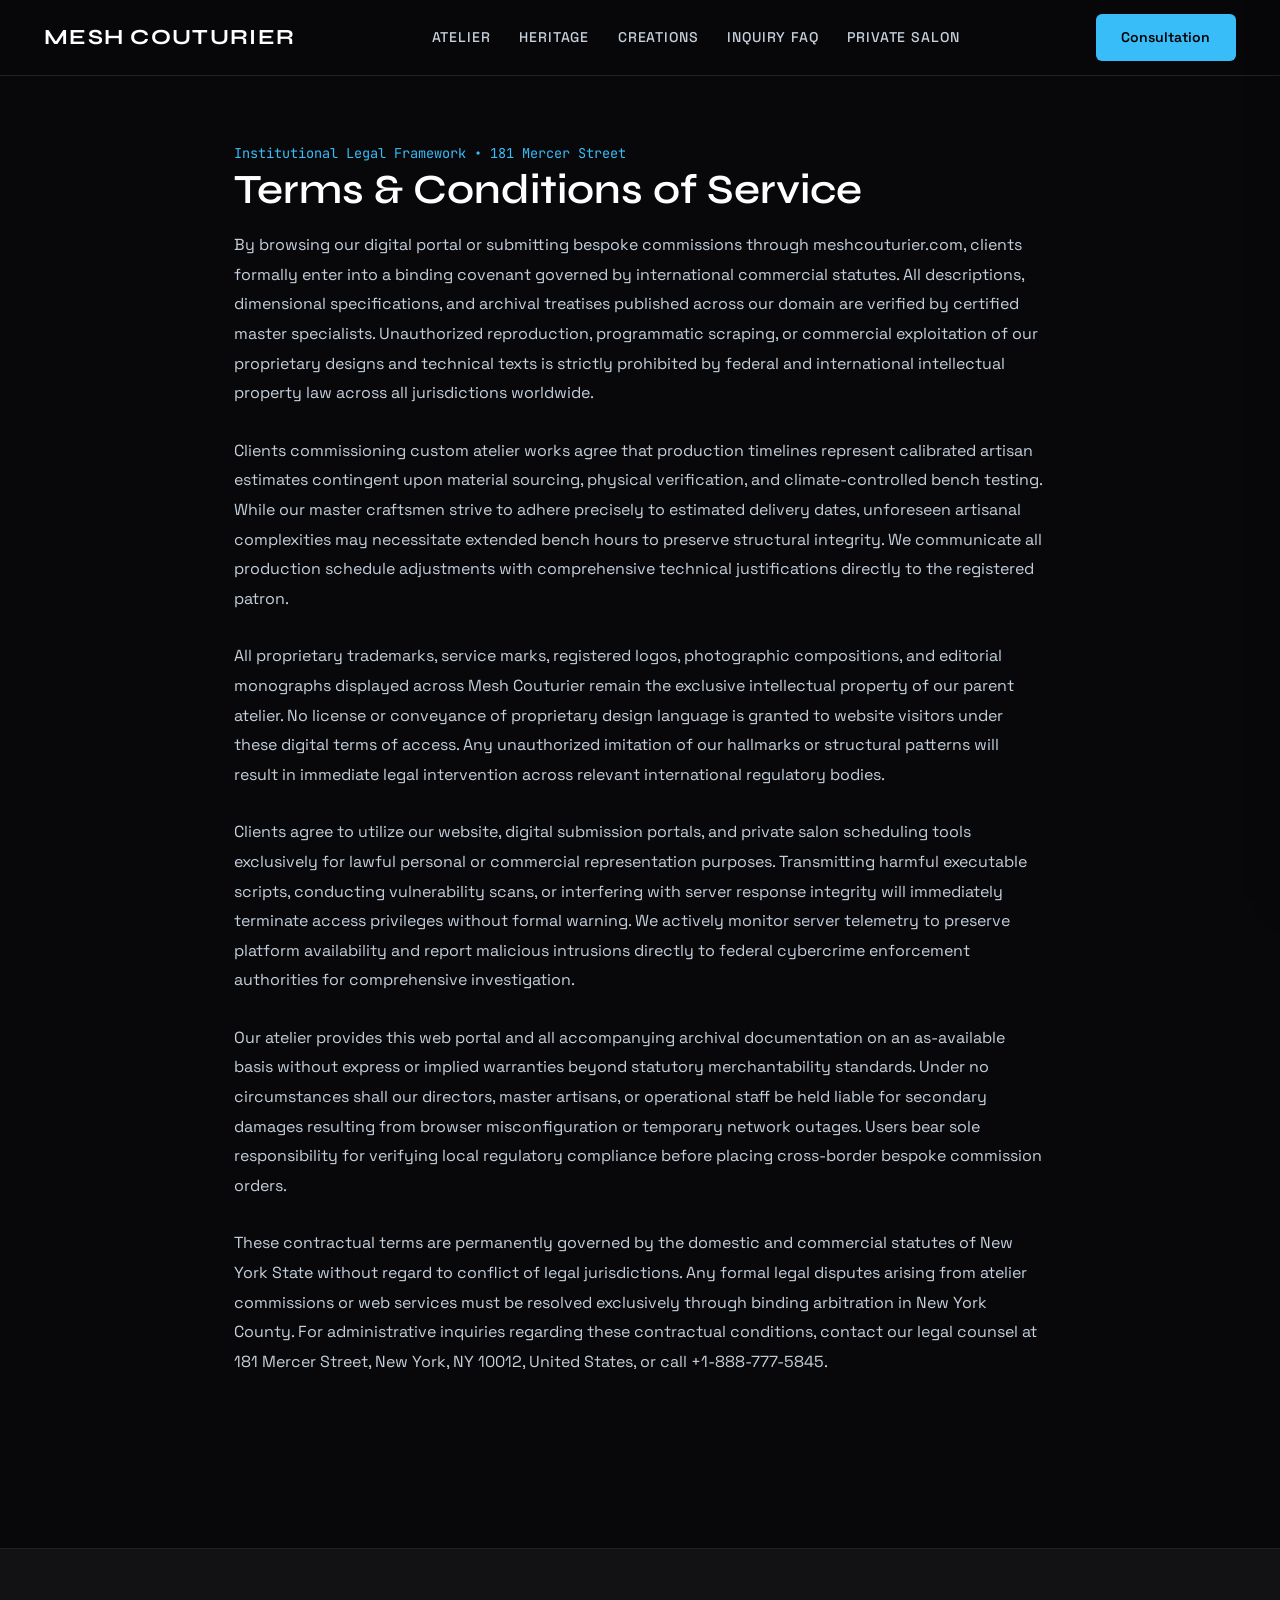
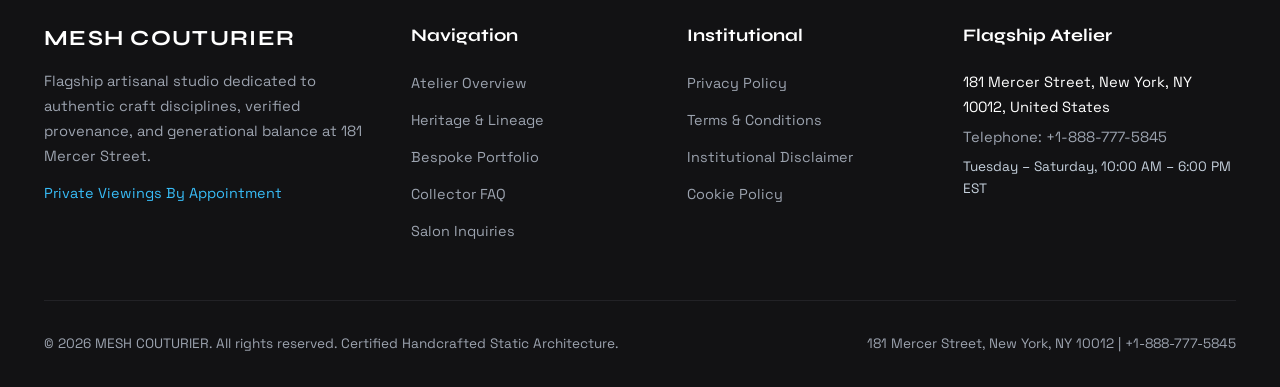
<file: terms-and-conditions.html>
<!DOCTYPE html>
<html lang="en">
<head>
  <!-- Google tag (gtag.js) -->
  <script async src="https://www.googletagmanager.com/gtag/js?id=G-0LY0HY7L01"></script>
  <script>
    window.dataLayer = window.dataLayer || [];
    function gtag(){dataLayer.push(arguments);}
    gtag('js', new Date());
    gtag('config', 'G-0LY0HY7L01');
  </script>
  <meta charset="UTF-8">
  <meta name="viewport" content="width=device-width, initial-scale=1.0">
  <title>Terms & Conditions | Mesh Couturier</title>
  <meta name="description" content="Official Terms & Conditions of Service for Mesh Couturier at 181 Mercer Street, New York, NY.">
  <link rel="preconnect" href="https://fonts.googleapis.com">
  <link rel="preconnect" href="https://fonts.gstatic.com" crossorigin>
  <link rel="stylesheet" href="https://fonts.googleapis.com/css2?family=Syne:wght@500;600;700;800&family=Space+Grotesk:wght@300;400;500;600;700&family=JetBrains+Mono:wght@400;500&display=swap">
  <link rel="stylesheet" href="assets/css/style.css">
</head>
<body>
<header class="site-header">
  <div class="container header-inner">
    <a href="index.html" class="brand-logo">MESH COUTURIER</a>
    <ul class="nav-desktop">
      <li><a href="index.html" class="">Atelier</a></li><li><a href="about.html" class="">Heritage</a></li><li><a href="services.html" class="">Creations</a></li><li><a href="faq.html" class="">Inquiry FAQ</a></li><li><a href="contact.html" class="">Private Salon</a></li>
    </ul>
    <div style="display:flex; align-items:center; gap:1rem;">
      <a href="contact.html" class="btn-primary header-cta-btn">Consultation</a>
      <button class="drawer-toggle" id="drawer-toggle" aria-label="Toggle Navigation Menu">&#9776;</button>
    </div>
  </div>
</header>
<div class="drawer-backdrop" id="drawer-backdrop"></div>
<div class="mobile-drawer" id="mobile-drawer">
  <div class="drawer-header">
    <span class="brand-logo">MESH COUTURIER</span>
    <button class="drawer-close-btn" id="drawer-close-btn" aria-label="Close Navigation Menu">&times;</button>
  </div>
  <nav class="drawer-nav">
    <a href="index.html" class="">Atelier</a><a href="about.html" class="">Heritage</a><a href="services.html" class="">Creations</a><a href="faq.html" class="">Inquiry FAQ</a><a href="contact.html" class="">Private Salon</a>
  </nav>
  <div class="drawer-footer">
    <p><strong>181 Mercer Street, NYC</strong></p>
    <p>+1-888-777-5845</p>
  </div>
</div>
  <article class="legal-container">
    <span class="legal-meta">Institutional Legal Framework &bull; 181 Mercer Street</span>
    <h1>Terms & Conditions of Service</h1>
    <div class="legal-content">
      <p>By browsing our digital portal or submitting bespoke commissions through meshcouturier.com, clients formally enter into a binding covenant governed by international commercial statutes. All descriptions, dimensional specifications, and archival treatises published across our domain are verified by certified master specialists. Unauthorized reproduction, programmatic scraping, or commercial exploitation of our proprietary designs and technical texts is strictly prohibited by federal and international intellectual property law across all jurisdictions worldwide.</p>
      <p>Clients commissioning custom atelier works agree that production timelines represent calibrated artisan estimates contingent upon material sourcing, physical verification, and climate-controlled bench testing. While our master craftsmen strive to adhere precisely to estimated delivery dates, unforeseen artisanal complexities may necessitate extended bench hours to preserve structural integrity. We communicate all production schedule adjustments with comprehensive technical justifications directly to the registered patron.</p>
      <p>All proprietary trademarks, service marks, registered logos, photographic compositions, and editorial monographs displayed across Mesh Couturier remain the exclusive intellectual property of our parent atelier. No license or conveyance of proprietary design language is granted to website visitors under these digital terms of access. Any unauthorized imitation of our hallmarks or structural patterns will result in immediate legal intervention across relevant international regulatory bodies.</p>
      <p>Clients agree to utilize our website, digital submission portals, and private salon scheduling tools exclusively for lawful personal or commercial representation purposes. Transmitting harmful executable scripts, conducting vulnerability scans, or interfering with server response integrity will immediately terminate access privileges without formal warning. We actively monitor server telemetry to preserve platform availability and report malicious intrusions directly to federal cybercrime enforcement authorities for comprehensive investigation.</p>
      <p>Our atelier provides this web portal and all accompanying archival documentation on an as-available basis without express or implied warranties beyond statutory merchantability standards. Under no circumstances shall our directors, master artisans, or operational staff be held liable for secondary damages resulting from browser misconfiguration or temporary network outages. Users bear sole responsibility for verifying local regulatory compliance before placing cross-border bespoke commission orders.</p>
      <p>These contractual terms are permanently governed by the domestic and commercial statutes of New York State without regard to conflict of legal jurisdictions. Any formal legal disputes arising from atelier commissions or web services must be resolved exclusively through binding arbitration in New York County. For administrative inquiries regarding these contractual conditions, contact our legal counsel at 181 Mercer Street, New York, NY 10012, United States, or call +1-888-777-5845.</p>
    </div>
  </article>
<footer class="site-footer">
  <div class="container">
    <div class="footer-grid">
      <div class="footer-brand">
        <span class="brand-logo">MESH COUTURIER</span>
        <p>Flagship artisanal studio dedicated to authentic craft disciplines, verified provenance, and generational balance at 181 Mercer Street.</p>
        <p style="color:var(--accent-gold); font-size:0.9rem; margin-top:0.75rem;">Private Viewings By Appointment</p>
      </div>
      <div class="footer-col">
        <h4>Navigation</h4>
        <ul>
          <li><a href="index.html">Atelier Overview</a></li>
          <li><a href="about.html">Heritage & Lineage</a></li>
          <li><a href="services.html">Bespoke Portfolio</a></li>
          <li><a href="faq.html">Collector FAQ</a></li>
          <li><a href="contact.html">Salon Inquiries</a></li>
        </ul>
      </div>
      <div class="footer-col">
        <h4>Institutional</h4>
        <ul>
          <li><a href="privacy-policy.html">Privacy Policy</a></li>
          <li><a href="terms-and-conditions.html">Terms & Conditions</a></li>
          <li><a href="disclaimer.html">Institutional Disclaimer</a></li>
          <li><a href="cookie-policy.html">Cookie Policy</a></li>
        </ul>
      </div>
      <div class="footer-col">
        <h4>Flagship Atelier</h4>
        <p style="color:var(--text-primary); font-size:0.92rem; margin-bottom:0.4rem;">181 Mercer Street, New York, NY 10012, United States</p>
        <p style="color:var(--text-muted); font-size:0.92rem; margin-bottom:0.4rem;">Telephone: +1-888-777-5845</p>
        <p style="color:var(--text-secondary); font-size:0.85rem;">Tuesday &ndash; Saturday, 10:00 AM &ndash; 6:00 PM EST</p>
      </div>
    </div>
    <div class="footer-bottom">
      <span>&copy; 2026 MESH COUTURIER. All rights reserved. Certified Handcrafted Static Architecture.</span>
      <span>181 Mercer Street, New York, NY 10012 | +1-888-777-5845</span>
    </div>
  </div>
</footer>
<script src="assets/js/script.js"></script>
<script src="assets/js/main.js"></script>
</body>
</html>
</file>
<file: assets/css/style.css>
/* Theme Stylesheet • Pure CSS Framework • Archetype: Urban High-Contrast & Modernist Monochrome */
:root {
  --font-heading: 'Syne', serif;
  --font-body: 'Space Grotesk', sans-serif;
  --font-mono: 'JetBrains Mono', monospace;
  --bg-primary: #08080a;
  --bg-surface: #121214;
  --bg-surface-elevated: #1c1c20;
  --text-primary: #ffffff;
  --text-secondary: #c5d0dc;
  --text-muted: #9ca3af;
  --accent-gold: #38bdf8;
  --border-subtle: #222226;
  --border-strong: #38bdf844;
  --radius-sm: 6px;
  --radius-md: 6px;
  --radius-lg: 16px;
  --max-width: 1240px;
}
*, *::before, *::after { box-sizing: border-box; margin: 0; padding: 0; }
body { font-family: var(--font-body); background: var(--bg-primary); color: var(--text-primary); line-height: 1.65; overflow-x: hidden; }
img { max-width: 100%; height: auto; display: block; }
a { color: inherit; text-decoration: none; transition: color 0.2s, opacity 0.2s; }
a:hover { color: var(--accent-gold); }
.container { width: 100%; max-width: var(--max-width); margin: 0 auto; padding: 0 1.5rem; }

/* Sticky Header */
.site-header { position: sticky; top: 0; z-index: 1000; height: 76px; background: #08080aee; backdrop-filter: blur(14px); border-bottom: 1px solid var(--border-subtle); display: flex; align-items: center; }
.header-inner { display: flex; align-items: center; justify-content: space-between; gap: 1.5rem; }
.brand-logo { font-family: var(--font-heading); font-size: 1.35rem; font-weight: 700; letter-spacing: 0.06em; color: var(--text-primary); white-space: nowrap; }
.nav-desktop { display: flex; gap: 1.8rem; list-style: none; align-items: center; }
.nav-desktop a { font-size: 0.88rem; font-weight: 500; color: var(--text-secondary); text-transform: uppercase; letter-spacing: 0.06em; transition: color 0.2s; }
.nav-desktop a.active, .nav-desktop a:hover { color: var(--accent-gold); }

/* Buttons */
.btn-primary { display: inline-flex; align-items: center; justify-content: center; padding: 0.75rem 1.6rem; background: var(--accent-gold); color: #000; font-weight: 600; font-size: 0.875rem; border-radius: var(--radius-sm); border: none; cursor: pointer; transition: transform 0.2s, opacity 0.2s; white-space: nowrap; }
.btn-primary:hover { opacity: 0.92; transform: translateY(-1px); color: #000; }
.btn-secondary { display: inline-flex; align-items: center; justify-content: center; padding: 0.75rem 1.6rem; background: transparent; color: var(--text-primary); font-weight: 600; font-size: 0.875rem; border-radius: var(--radius-sm); border: 1px solid var(--border-strong); cursor: pointer; transition: border-color 0.2s, color 0.2s; white-space: nowrap; }
.btn-secondary:hover { border-color: var(--accent-gold); color: var(--accent-gold); }
.drawer-toggle { display: none; background: none; border: none; color: var(--text-primary); font-size: 1.6rem; cursor: pointer; padding: 0.4rem; }

/* Mobile Drawer */
.drawer-backdrop { display: none; position: fixed; inset: 0; background: rgba(0,0,0,0.7); backdrop-filter: blur(4px); z-index: 1001; opacity: 0; transition: opacity 0.3s; }
.mobile-drawer { position: fixed; top: 0; right: -320px; width: 300px; height: 100vh; background: var(--bg-surface); z-index: 1002; padding: 2rem; display: flex; flex-direction: column; justify-content: space-between; transition: right 0.3s cubic-bezier(0.16, 1, 0.3, 1); border-left: 1px solid var(--border-subtle); box-shadow: -10px 0 30px rgba(0,0,0,0.5); }
body.drawer-open { overflow: hidden; }
body.drawer-open .drawer-backdrop { display: block; opacity: 1; }
body.drawer-open .mobile-drawer { right: 0; }
.drawer-header { display: flex; justify-content: space-between; align-items: center; padding-bottom: 1.5rem; border-bottom: 1px solid var(--border-subtle); }
.drawer-close-btn { background: none; border: none; color: var(--text-primary); font-size: 2rem; cursor: pointer; line-height: 1; }
.drawer-nav { display: flex; flex-direction: column; gap: 1.25rem; margin-top: 2rem; }
.drawer-nav a { font-size: 1.15rem; font-family: var(--font-heading); color: var(--text-primary); }
.drawer-nav a.active { color: var(--accent-gold); }
.drawer-footer { font-size: 0.85rem; color: var(--text-muted); border-top: 1px solid var(--border-subtle); padding-top: 1.5rem; line-height: 1.6; }

/* Typography & Layout Elements */
.hero { padding: 5rem 0; border-bottom: 1px solid var(--border-subtle); position: relative; }
.eyebrow { font-family: var(--font-mono); font-size: 0.85rem; color: var(--accent-gold); text-transform: uppercase; letter-spacing: 0.1em; display: inline-block; margin-bottom: 0.75rem; }
h1 { font-family: var(--font-heading); font-size: 3rem; line-height: 1.15; margin-bottom: 1.5rem; font-weight: 600; }
h2 { font-family: var(--font-heading); font-size: 2.25rem; line-height: 1.25; margin-bottom: 1rem; }
h3 { font-family: var(--font-heading); font-size: 1.4rem; line-height: 1.35; margin-bottom: 0.75rem; }
.section-pad { padding: 5.5rem 0; }
.section-header { text-align: center; max-width: 780px; margin: 0 auto 3.5rem; }
.grid-3 { display: grid; grid-template-columns: repeat(3, 1fr); gap: 2rem; }
.grid-2 { display: grid; grid-template-columns: repeat(2, 1fr); gap: 2.5rem; }
.grid-4 { display: grid; grid-template-columns: repeat(4, 1fr); gap: 1.5rem; }

/* Cards */
.card { background: var(--bg-surface); border: 1px solid var(--border-subtle); border-radius: var(--radius-md); overflow: hidden; transition: transform 0.25s, border-color 0.25s; }
.card:hover { transform: translateY(-4px); border-color: var(--border-strong); }
.card img { width: 100%; height: 260px; object-fit: cover; }
.card-body { padding: 1.75rem; }
.card-body h3 { font-size: 1.3rem; margin-bottom: 0.75rem; }
.card-body p { color: var(--text-muted); font-size: 0.95rem; line-height: 1.65; }

/* Feature Pillars */
.pillar-card { background: var(--bg-surface); border: 1px solid var(--border-subtle); border-radius: var(--radius-md); padding: 2.25rem; text-align: left; }
.pillar-num { font-family: var(--font-mono); color: var(--accent-gold); font-size: 1.25rem; margin-bottom: 1rem; display: block; font-weight: 600; }

/* Benchmark Matrix / Spec Table */
.spec-table-wrap { overflow-x: auto; background: var(--bg-surface); border: 1px solid var(--border-subtle); border-radius: var(--radius-md); margin-top: 2rem; }
.spec-table { width: 100%; border-collapse: collapse; text-align: left; font-size: 0.95rem; }
.spec-table th { background: var(--bg-surface-elevated); padding: 1.1rem 1.5rem; font-family: var(--font-heading); color: var(--accent-gold); border-bottom: 1px solid var(--border-subtle); letter-spacing: 0.05em; }
.spec-table td { padding: 1rem 1.5rem; border-bottom: 1px solid var(--border-subtle); color: var(--text-secondary); }
.spec-table tr:last-child td { border-bottom: none; }

/* Testimonials */
.quote-card { background: var(--bg-surface); border: 1px solid var(--border-subtle); border-radius: var(--radius-md); padding: 2rem; position: relative; }
.quote-text { font-style: italic; color: var(--text-secondary); font-size: 1.05rem; line-height: 1.7; margin-bottom: 1.5rem; }
.quote-author { font-weight: 600; color: var(--text-primary); }
.quote-role { font-size: 0.85rem; color: var(--accent-gold); font-family: var(--font-mono); }

/* FAQ Accordion */
.faq-list { display: flex; flex-direction: column; gap: 1rem; max-width: 860px; margin: 0 auto; }
.faq-item { background: var(--bg-surface); border: 1px solid var(--border-subtle); border-radius: var(--radius-sm); overflow: hidden; }
.faq-question { width: 100%; text-align: left; padding: 1.25rem 1.5rem; background: none; border: none; color: var(--text-primary); font-family: var(--font-heading); font-size: 1.1rem; display: flex; justify-content: space-between; align-items: center; cursor: pointer; }
.faq-answer { display: none; padding: 0 1.5rem 1.5rem; color: var(--text-secondary); font-size: 0.95rem; line-height: 1.7; border-top: 1px solid transparent; }
.faq-item.active .faq-answer { display: block; }
.faq-item.active .faq-question { color: var(--accent-gold); }

/* Legal / Policy Articles */
.legal-container { max-width: 860px; margin: 0 auto; padding: 4rem 1.5rem; }
.legal-container h1 { font-size: 2.6rem; margin-bottom: 1rem; }
.legal-meta { font-family: var(--font-mono); font-size: 0.85rem; color: var(--accent-gold); margin-bottom: 2.5rem; }
.legal-content h2 { font-size: 1.6rem; margin: 2rem 0 1rem; color: var(--text-primary); }
.legal-content p { color: var(--text-secondary); line-height: 1.85; margin-bottom: 1.75rem; font-size: 1rem; }

/* Footer */
.site-footer { background: var(--bg-surface); border-top: 1px solid var(--border-subtle); padding: 4.5rem 0 2rem; margin-top: 5rem; }
.footer-grid { display: grid; grid-template-columns: 1.4fr 1fr 1fr 1.2fr; gap: 3rem; margin-bottom: 3.5rem; }
.footer-brand p { font-size: 0.92rem; color: var(--text-muted); line-height: 1.7; margin-top: 0.75rem; }
.footer-col h4 { font-family: var(--font-heading); font-size: 1.1rem; margin-bottom: 1.25rem; color: var(--text-primary); }
.footer-col ul { list-style: none; display: flex; flex-direction: column; gap: 0.65rem; }
.footer-col a { color: var(--text-muted); font-size: 0.9rem; transition: color 0.2s; }
.footer-col a:hover { color: var(--accent-gold); }
.footer-bottom { border-top: 1px solid var(--border-subtle); padding-top: 2rem; display: flex; justify-content: space-between; color: var(--text-muted); font-size: 0.85rem; flex-wrap: wrap; gap: 1rem; }

/* Responsive Breakpoints */
@media (max-width: 1040px) {
  .grid-3 { grid-template-columns: repeat(2, 1fr); }
  .grid-4 { grid-template-columns: repeat(2, 1fr); }
  .footer-grid { grid-template-columns: 1fr 1fr; gap: 2.5rem; }
  .header-cta-btn { display: none; }
}
@media (max-width: 820px) {
  h1 { font-size: 2.4rem; }
  h2 { font-size: 1.85rem; }
  .nav-desktop { display: none; }
  .drawer-toggle { display: block; }
  .grid-3, .grid-2, .grid-4 { grid-template-columns: 1fr; }
  .footer-grid { grid-template-columns: 1fr; gap: 2rem; }
  .footer-bottom { flex-direction: column; text-align: center; }
}
</file>
